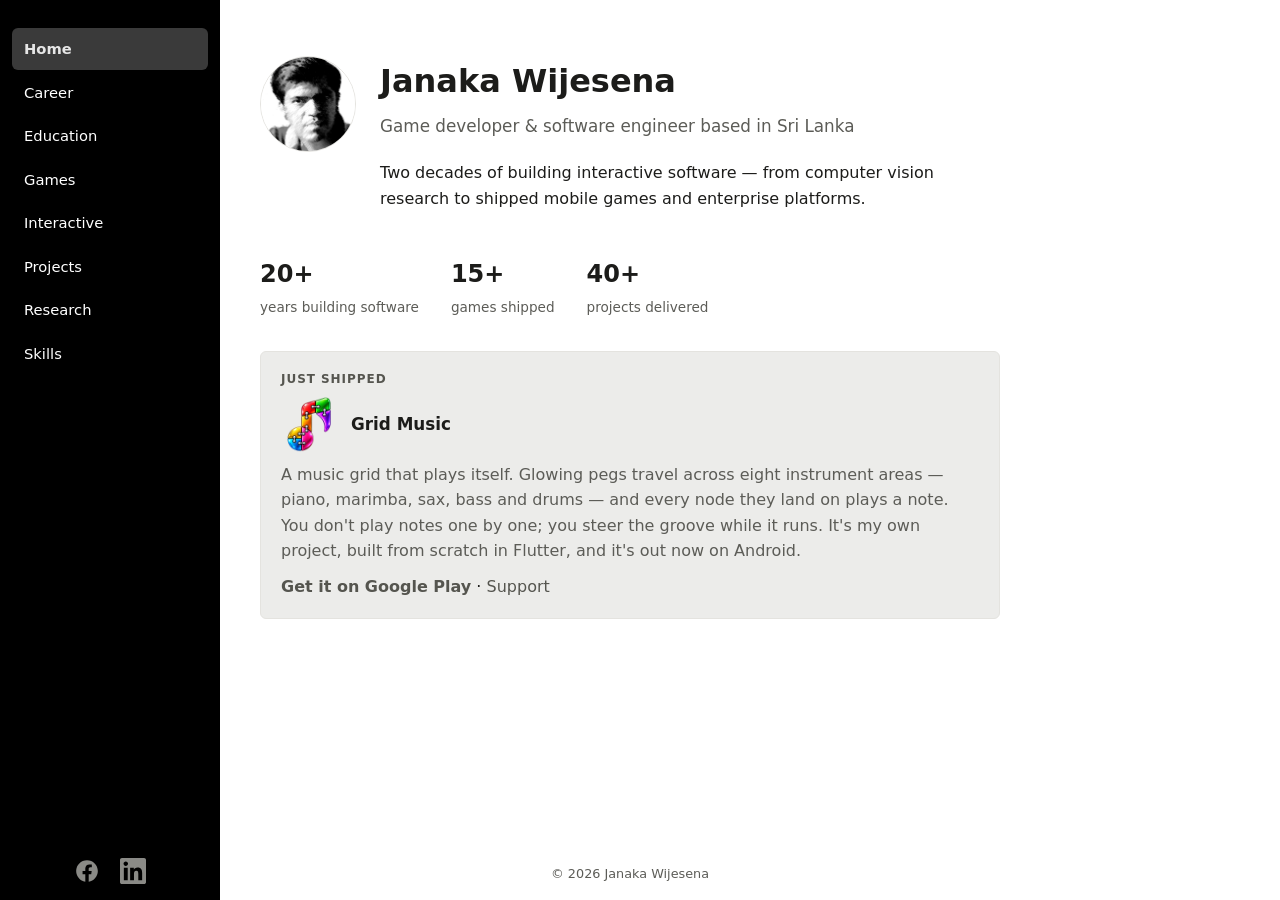
<file: index.html>
<!doctype html>
<html lang="en">
<head>
<meta charset="UTF-8">
<meta name="viewport" content="width=device-width, initial-scale=1">
<title>Janaka Wijesena — Game Developer &amp; Software Engineer</title>
<meta name="description" content="Janaka Wijesena — game developer and software engineer based in Sri Lanka, building interactive software for over two decades: mobile games, enterprise platforms, and computer vision research.">
<link rel="canonical" href="https://wijesena.net/">
<meta property="og:type" content="website">
<meta property="og:title" content="Janaka Wijesena — Game Developer & Software Engineer">
<meta property="og:description" content="Game developer and software engineer based in Sri Lanka, building interactive software for over two decades: mobile games, enterprise platforms, and computer vision research.">
<meta property="og:url" content="https://wijesena.net/">
<meta property="og:image" content="https://wijesena.net/assets/profile.png">
<meta name="twitter:card" content="summary">
<meta name="twitter:title" content="Janaka Wijesena — Game Developer & Software Engineer">
<meta name="twitter:description" content="Game developer and software engineer based in Sri Lanka, building interactive software for over two decades.">
<meta name="twitter:image" content="https://wijesena.net/assets/profile.png">
<link rel="icon" type="image/png" href="assets/eyeborg_eye_250.png">
<link rel="stylesheet" href="assets/style.css">
<script type="application/ld+json">
{
  "@context": "https://schema.org",
  "@type": "Person",
  "name": "Janaka Wijesena",
  "alternateName": "Janaka Prasad Wijesena",
  "jobTitle": "Game Developer & Software Engineer",
  "url": "https://wijesena.net/",
  "image": "https://wijesena.net/assets/profile.png",
  "sameAs": [
    "https://www.facebook.com/wijesena/",
    "https://www.linkedin.com/in/janaka-wijesena-46b5275/"
  ],
  "address": { "@type": "PostalAddress", "addressCountry": "LK" }
}
</script>
</head>
<body>
<div class="layout">
  <aside class="sidebar">
    <nav class="sidenav">
      <a href="index.html" class="active">Home</a>
      <a href="career.html">Career</a>
      <a href="education.html">Education</a>
      <a href="games.html">Games</a>
      <a href="interactive.html">Interactive</a>
      <a href="projects.html">Projects</a>
      <a href="research.html">Research</a>
      <a href="skills.html">Skills</a>
    </nav>

    <div class="social-links">
      <a href="https://www.facebook.com/wijesena/" target="_blank" rel="noopener" aria-label="Facebook"><svg viewBox="0 0 24 24"><path d="M22 12c0-5.523-4.477-10-10-10S2 6.477 2 12c0 4.991 3.657 9.128 8.438 9.878v-6.987h-2.54V12h2.54V9.797c0-2.506 1.492-3.89 3.777-3.89 1.094 0 2.238.195 2.238.195v2.46h-1.26c-1.243 0-1.63.771-1.63 1.562V12h2.773l-.443 2.89h-2.33v6.987C18.343 21.128 22 16.991 22 12z"/></svg></a>
      <a href="https://www.linkedin.com/in/janaka-wijesena-46b5275/" target="_blank" rel="noopener" aria-label="LinkedIn"><svg viewBox="0 0 24 24"><path d="M20.447 20.452h-3.554v-5.569c0-1.328-.027-3.037-1.852-3.037-1.853 0-2.136 1.445-2.136 2.939v5.667H9.351V9h3.414v1.561h.046c.477-.9 1.637-1.85 3.37-1.85 3.601 0 4.267 2.37 4.267 5.455v6.286zM5.337 7.433c-1.144 0-2.063-.926-2.063-2.065 0-1.138.92-2.063 2.063-2.063 1.14 0 2.064.925 2.064 2.063 0 1.139-.925 2.065-2.064 2.065zm1.782 13.019H3.555V9h3.564v11.452zM22.225 0H1.771C.792 0 0 .774 0 1.729v20.542C0 23.227.792 24 1.771 24h20.451C23.2 24 24 23.227 24 22.271V1.729C24 .774 23.2 0 22.222 0h.003z"/></svg></a>
    </div>
  </aside>

  <main>
    <div class="hero">
      <img class="avatar" src="assets/profile.png" alt="Janaka Wijesena">
      <div>
        <h1>Janaka Wijesena</h1>
        <p class="tagline">Game developer &amp; software engineer based in Sri Lanka</p>
        <p class="lede">Two decades of building interactive software — from computer vision research to shipped mobile games and enterprise platforms.</p>
      </div>
    </div>

    <div class="stats">
      <div class="stat"><b>20+</b><span>years building software</span></div>
      <div class="stat"><b>15+</b><span>games shipped</span></div>
      <div class="stat"><b>40+</b><span>projects delivered</span></div>
    </div>

    <div class="highlight">
      <div class="label">Just shipped</div>
      <div style="display:flex; gap:14px; align-items:center; margin-top:8px;">
        <img src="gridmusic/icon.png" alt="Grid Music app icon" width="56" style="height:auto; flex-shrink:0;">
        <h3 style="margin:0;">Grid Music</h3>
      </div>
      <p style="margin:10px 0 0; color:var(--text-dim);">A music grid that plays itself. Glowing pegs travel across eight instrument areas — piano, marimba, sax, bass and drums — and every node they land on plays a note. You don't play notes one by one; you steer the groove while it runs. It's my own project, built from scratch in Flutter, and it's out now on Android.</p>
      <p style="margin:10px 0 0;"><a href="https://play.google.com/store/apps/details?id=net.wijesena.gridmusic" target="_blank" rel="noopener"><b>Get it on Google Play</b></a> · <a href="gridmusic/">Support</a></p>
    </div>

    <footer>© 2026 Janaka Wijesena</footer>
  </main>
</div>
</body>
</html>
</file>
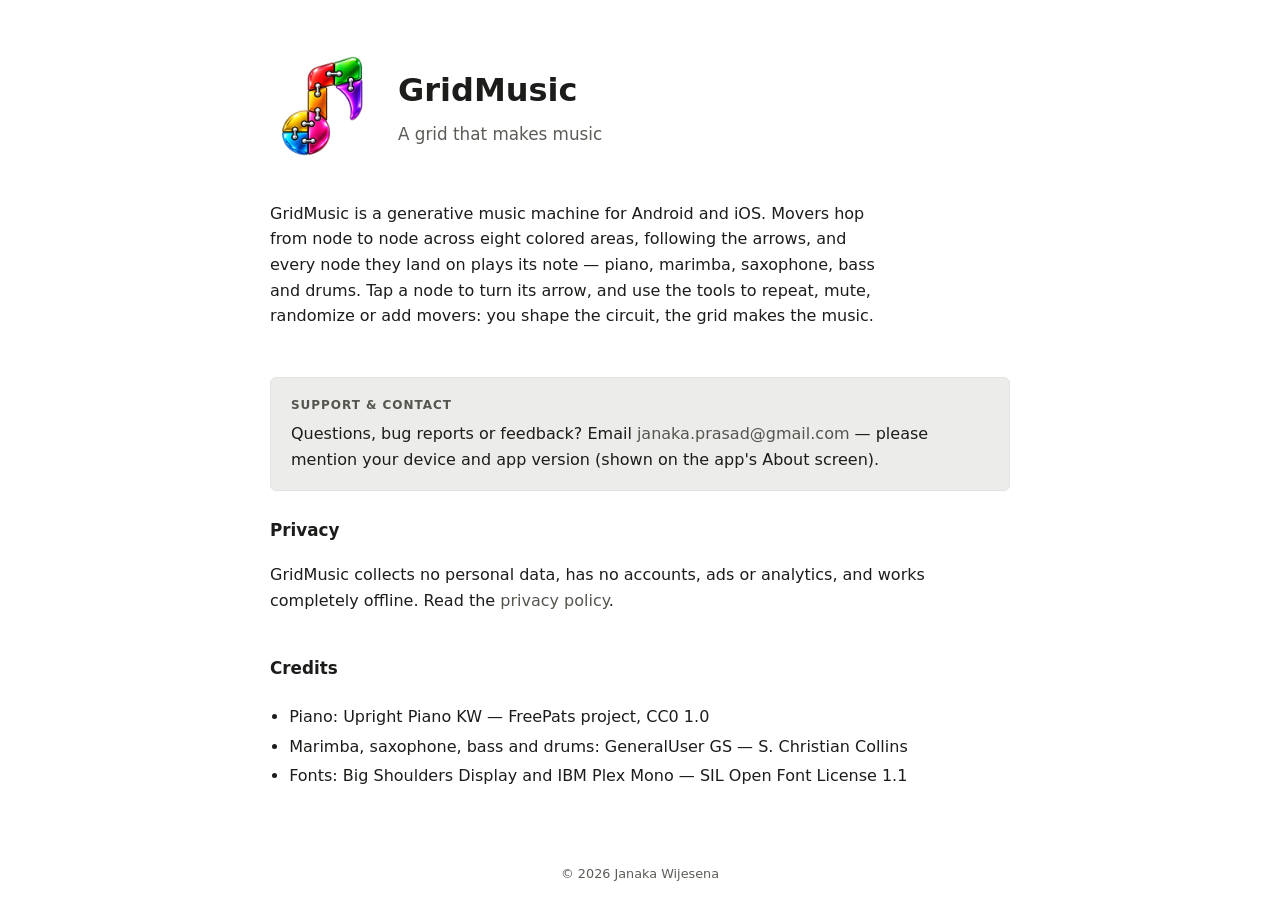
<file: gridmusic/index.html>
<!doctype html>
<html lang="en">
<head>
<meta charset="UTF-8">
<meta name="viewport" content="width=device-width, initial-scale=1">
<title>GridMusic — Janaka Wijesena</title>
<meta name="description" content="GridMusic is a generative music app: movers hop across a grid of colored areas and every node they land on plays a note. Support and contact.">
<link rel="canonical" href="https://wijesena.net/gridmusic/">
<meta property="og:type" content="website">
<meta property="og:title" content="GridMusic — Janaka Wijesena">
<meta property="og:description" content="GridMusic is a generative music app: movers hop across a grid of colored areas and every node they land on plays a note. Support and contact.">
<meta property="og:url" content="https://wijesena.net/gridmusic/">
<meta property="og:image" content="https://wijesena.net/gridmusic/icon.png">
<meta name="twitter:card" content="summary">
<meta name="twitter:title" content="GridMusic — Janaka Wijesena">
<meta name="twitter:description" content="GridMusic is a generative music app: movers hop across a grid of colored areas and every node they land on plays a note. Support and contact.">
<meta name="twitter:image" content="https://wijesena.net/gridmusic/icon.png">
<link rel="icon" type="image/png" href="icon.png">
<link rel="stylesheet" href="../assets/style.css">
<style>
  .app-hero{display:flex; gap:24px; align-items:center; margin-bottom:28px;}
  .app-hero img{width:104px; height:auto; flex-shrink:0;}
  .app-hero h1{margin:0 0 4px;}
  .app-hero .tagline{margin:0;}
  main h3{margin-top:26px;}
  main ul{padding-left:1.2em;}
  main li{margin:4px 0;}
  .effective{color:var(--text-dim); font-size:0.88rem; margin:-18px 0 24px;}
  main.standalone{margin:0 auto;}
  .crumbs{font-size:0.85rem; margin-bottom:22px;}
  @media (max-width:760px){ .app-hero{flex-direction:column; text-align:center;} }
</style>
</head>
<body>
<div class="layout">
  <main class="standalone">
    <div class="app-hero">
      <img src="icon.png" alt="GridMusic app icon">
      <div>
        <h1>GridMusic</h1>
        <p class="tagline">A grid that makes music</p>
      </div>
    </div>

    <p class="lede">GridMusic is a generative music machine for Android and iOS. Movers hop from node to node across eight colored areas, following the arrows, and every node they land on plays its note — piano, marimba, saxophone, bass and drums. Tap a node to turn its arrow, and use the tools to repeat, mute, randomize or add movers: you shape the circuit, the grid makes the music.</p>

    <div class="highlight">
      <div class="label">Support &amp; contact</div>
      <p style="margin:6px 0 0;">Questions, bug reports or feedback? Email <span class="em" data-u="janaka.prasad" data-d="gmail.com">janaka.prasad [at] gmail [dot] com</span> — please mention your device and app version (shown on the app's About screen).</p>
    </div>

    <h3>Privacy</h3>
    <p>GridMusic collects no personal data, has no accounts, ads or analytics, and works completely offline. Read the <a href="privacy.html">privacy policy</a>.</p>

    <h3>Credits</h3>
    <ul>
      <li>Piano: Upright Piano KW — FreePats project, CC0 1.0</li>
      <li>Marimba, saxophone, bass and drums: GeneralUser GS — S. Christian Collins</li>
      <li>Fonts: Big Shoulders Display and IBM Plex Mono — SIL Open Font License 1.1</li>
    </ul>

    <footer>© 2026 Janaka Wijesena</footer>
  </main>
</div>
<script>
  // Build the email link in the browser so the full address never appears
  // in the page source, where spam crawlers harvest it.
  document.querySelectorAll(".em").forEach(function (el) {
    var a = document.createElement("a");
    var addr = el.dataset.u + "@" + el.dataset.d;
    a.href = "mai" + "lto:" + addr;
    a.textContent = addr;
    el.replaceWith(a);
  });
</script>
</body>
</html>
</file>
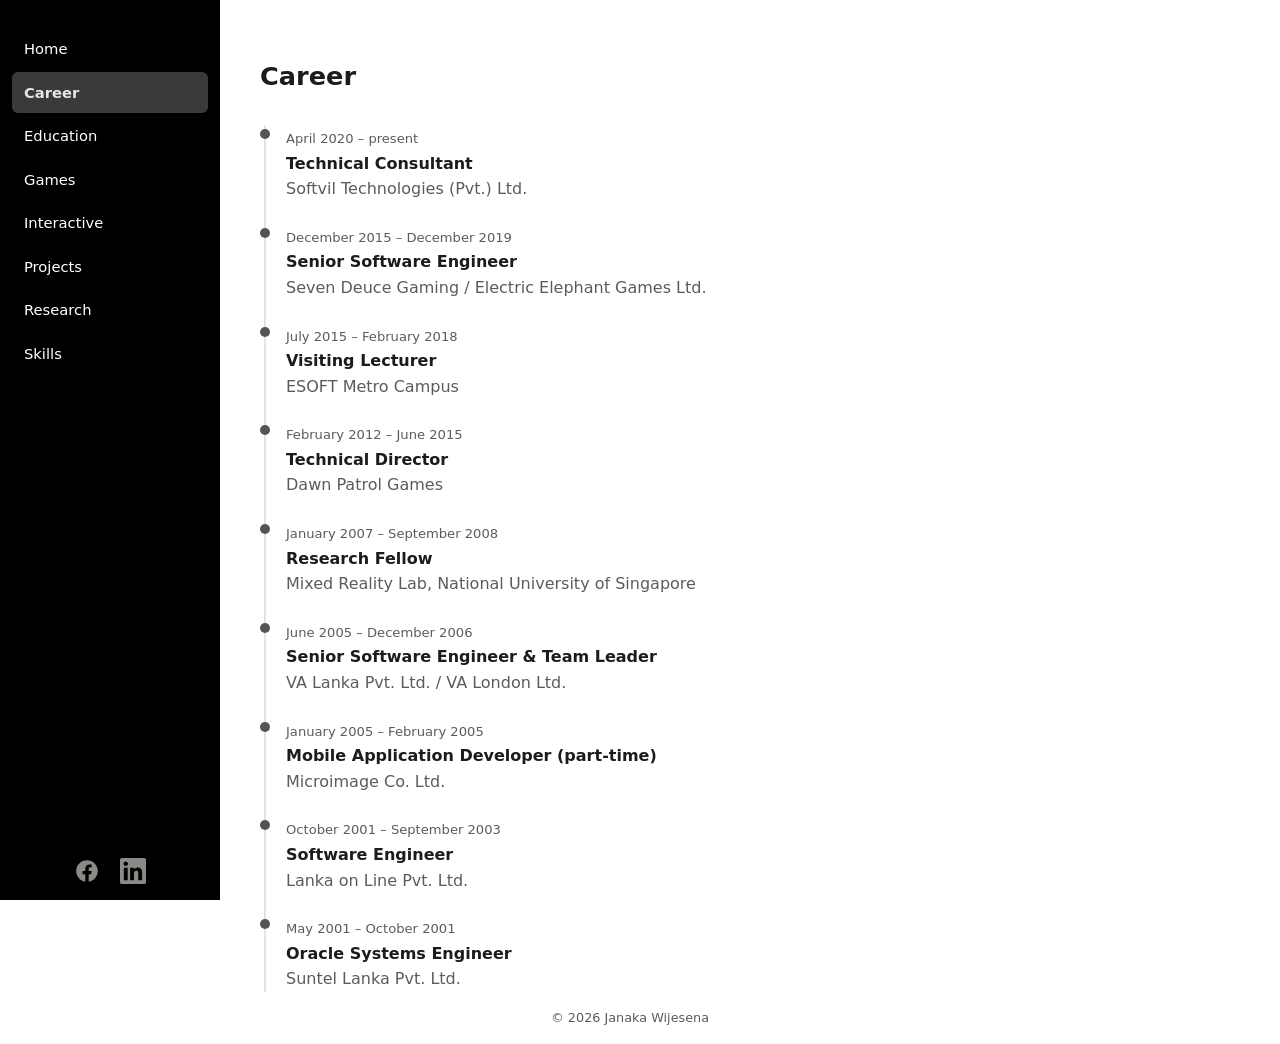
<file: career.html>
<!doctype html>
<html lang="en">
<head>
<meta charset="UTF-8">
<meta name="viewport" content="width=device-width, initial-scale=1">
<title>Career — Janaka Wijesena</title>
<meta name="description" content="Career history of Janaka Wijesena — software engineer and game developer roles spanning Softvil Technologies, Electric Elephant Games, Dawn Patrol Games, and the Mixed Reality Lab in Singapore.">
<link rel="canonical" href="https://wijesena.net/career.html">
<meta property="og:type" content="website">
<meta property="og:title" content="Career — Janaka Wijesena">
<meta property="og:description" content="Career history of Janaka Wijesena — software engineer and game developer roles spanning Softvil Technologies, Electric Elephant Games, Dawn Patrol Games, and the Mixed Reality Lab in Singapore.">
<meta property="og:url" content="https://wijesena.net/career.html">
<meta property="og:image" content="https://wijesena.net/assets/profile.png">
<meta name="twitter:card" content="summary">
<meta name="twitter:title" content="Career — Janaka Wijesena">
<meta name="twitter:description" content="Career history of Janaka Wijesena — software engineer and game developer.">
<meta name="twitter:image" content="https://wijesena.net/assets/profile.png">
<link rel="icon" type="image/png" href="assets/eyeborg_eye_250.png">
<link rel="stylesheet" href="assets/style.css">
</head>
<body>
<div class="layout">
  <aside class="sidebar">
    <nav class="sidenav">
      <a href="index.html">Home</a>
      <a href="career.html" class="active">Career</a>
      <a href="education.html">Education</a>
      <a href="games.html">Games</a>
      <a href="interactive.html">Interactive</a>
      <a href="projects.html">Projects</a>
      <a href="research.html">Research</a>
      <a href="skills.html">Skills</a>
    </nav>

    <div class="social-links">
      <a href="https://www.facebook.com/wijesena/" target="_blank" rel="noopener" aria-label="Facebook"><svg viewBox="0 0 24 24"><path d="M22 12c0-5.523-4.477-10-10-10S2 6.477 2 12c0 4.991 3.657 9.128 8.438 9.878v-6.987h-2.54V12h2.54V9.797c0-2.506 1.492-3.89 3.777-3.89 1.094 0 2.238.195 2.238.195v2.46h-1.26c-1.243 0-1.63.771-1.63 1.562V12h2.773l-.443 2.89h-2.33v6.987C18.343 21.128 22 16.991 22 12z"/></svg></a>
      <a href="https://www.linkedin.com/in/janaka-wijesena-46b5275/" target="_blank" rel="noopener" aria-label="LinkedIn"><svg viewBox="0 0 24 24"><path d="M20.447 20.452h-3.554v-5.569c0-1.328-.027-3.037-1.852-3.037-1.853 0-2.136 1.445-2.136 2.939v5.667H9.351V9h3.414v1.561h.046c.477-.9 1.637-1.85 3.37-1.85 3.601 0 4.267 2.37 4.267 5.455v6.286zM5.337 7.433c-1.144 0-2.063-.926-2.063-2.065 0-1.138.92-2.063 2.063-2.063 1.14 0 2.064.925 2.064 2.063 0 1.139-.925 2.065-2.064 2.065zm1.782 13.019H3.555V9h3.564v11.452zM22.225 0H1.771C.792 0 0 .774 0 1.729v20.542C0 23.227.792 24 1.771 24h20.451C23.2 24 24 23.227 24 22.271V1.729C24 .774 23.2 0 22.222 0h.003z"/></svg></a>
    </div>
  </aside>

  <main>
    <h1 class="page-title">Career</h1>

    <ul class="timeline">
      <li>
        <span class="role-date">April 2020 – present</span>
        <div class="role-title">Technical Consultant</div>
        <div class="role-org">Softvil Technologies (Pvt.) Ltd.</div>
      </li>
      <li>
        <span class="role-date">December 2015 – December 2019</span>
        <div class="role-title">Senior Software Engineer</div>
        <div class="role-org">Seven Deuce Gaming / Electric Elephant Games Ltd.</div>
      </li>
      <li>
        <span class="role-date">July 2015 – February 2018</span>
        <div class="role-title">Visiting Lecturer</div>
        <div class="role-org">ESOFT Metro Campus</div>
      </li>
      <li>
        <span class="role-date">February 2012 – June 2015</span>
        <div class="role-title">Technical Director</div>
        <div class="role-org">Dawn Patrol Games</div>
      </li>
      <li>
        <span class="role-date">January 2007 – September 2008</span>
        <div class="role-title">Research Fellow</div>
        <div class="role-org">Mixed Reality Lab, National University of Singapore</div>
      </li>
      <li>
        <span class="role-date">June 2005 – December 2006</span>
        <div class="role-title">Senior Software Engineer &amp; Team Leader</div>
        <div class="role-org">VA Lanka Pvt. Ltd. / VA London Ltd.</div>
      </li>
      <li>
        <span class="role-date">January 2005 – February 2005</span>
        <div class="role-title">Mobile Application Developer (part-time)</div>
        <div class="role-org">Microimage Co. Ltd.</div>
      </li>
      <li>
        <span class="role-date">October 2001 – September 2003</span>
        <div class="role-title">Software Engineer</div>
        <div class="role-org">Lanka on Line Pvt. Ltd.</div>
      </li>
      <li>
        <span class="role-date">May 2001 – October 2001</span>
        <div class="role-title">Oracle Systems Engineer</div>
        <div class="role-org">Suntel Lanka Pvt. Ltd.</div>
      </li>
    </ul>

    <footer>© 2026 Janaka Wijesena</footer>
  </main>
</div>
</body>
</html>
</file>
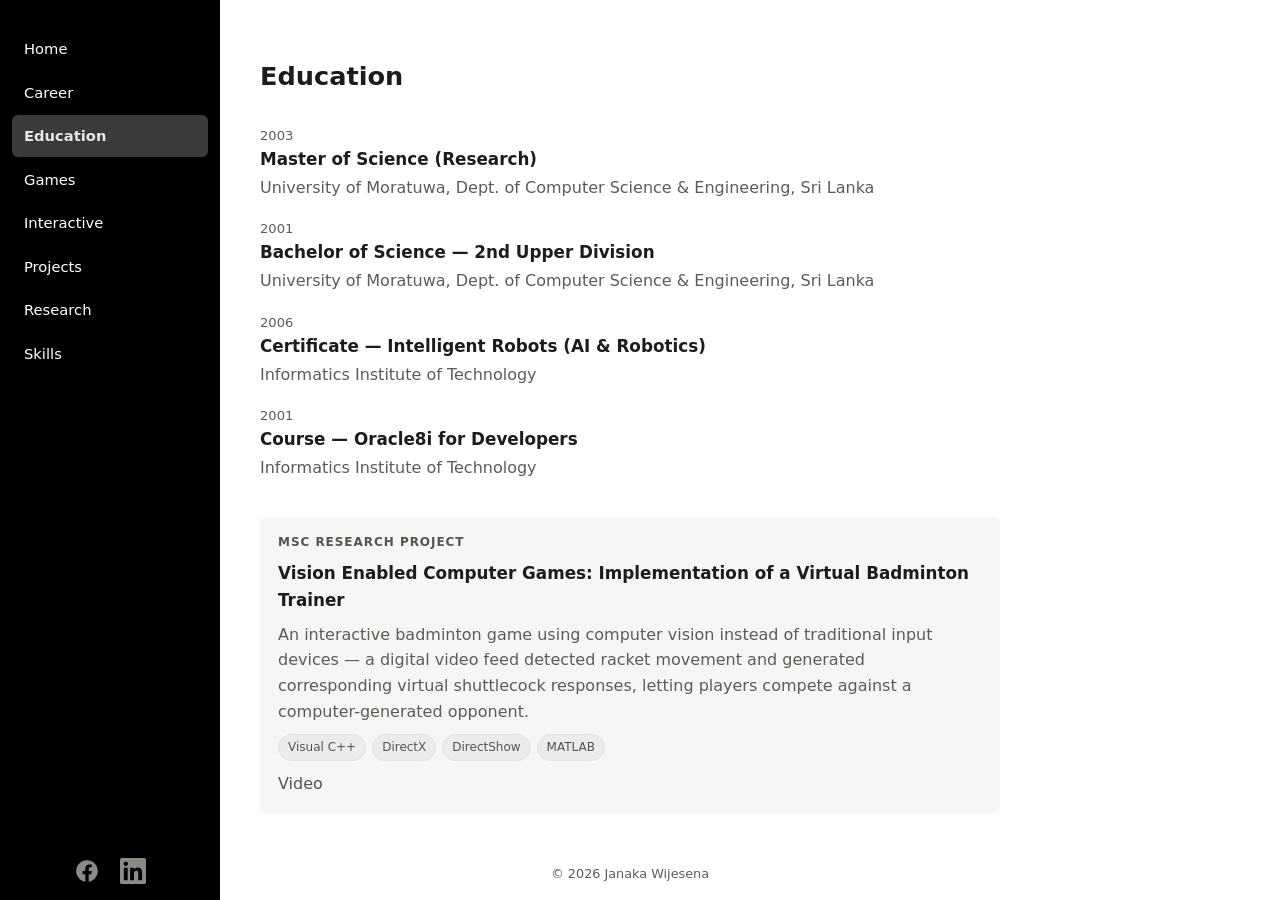
<file: education.html>
<!doctype html>
<html lang="en">
<head>
<meta charset="UTF-8">
<meta name="viewport" content="width=device-width, initial-scale=1">
<title>Education — Janaka Wijesena</title>
<meta name="description" content="Education background of Janaka Wijesena — MSc and BSc in Computer Science & Engineering from the University of Moratuwa, plus his MSc research project on vision-based gaming.">
<link rel="canonical" href="https://wijesena.net/education.html">
<meta property="og:type" content="website">
<meta property="og:title" content="Education — Janaka Wijesena">
<meta property="og:description" content="Education background of Janaka Wijesena — MSc and BSc in Computer Science & Engineering from the University of Moratuwa, plus his MSc research project on vision-based gaming.">
<meta property="og:url" content="https://wijesena.net/education.html">
<meta property="og:image" content="https://wijesena.net/assets/profile.png">
<meta name="twitter:card" content="summary">
<meta name="twitter:title" content="Education — Janaka Wijesena">
<meta name="twitter:description" content="Education background of Janaka Wijesena, University of Moratuwa.">
<meta name="twitter:image" content="https://wijesena.net/assets/profile.png">
<link rel="icon" type="image/png" href="assets/eyeborg_eye_250.png">
<link rel="stylesheet" href="assets/style.css">
</head>
<body>
<div class="layout">
  <aside class="sidebar">
    <nav class="sidenav">
      <a href="index.html">Home</a>
      <a href="career.html">Career</a>
      <a href="education.html" class="active">Education</a>
      <a href="games.html">Games</a>
      <a href="interactive.html">Interactive</a>
      <a href="projects.html">Projects</a>
      <a href="research.html">Research</a>
      <a href="skills.html">Skills</a>
    </nav>

    <div class="social-links">
      <a href="https://www.facebook.com/wijesena/" target="_blank" rel="noopener" aria-label="Facebook"><svg viewBox="0 0 24 24"><path d="M22 12c0-5.523-4.477-10-10-10S2 6.477 2 12c0 4.991 3.657 9.128 8.438 9.878v-6.987h-2.54V12h2.54V9.797c0-2.506 1.492-3.89 3.777-3.89 1.094 0 2.238.195 2.238.195v2.46h-1.26c-1.243 0-1.63.771-1.63 1.562V12h2.773l-.443 2.89h-2.33v6.987C18.343 21.128 22 16.991 22 12z"/></svg></a>
      <a href="https://www.linkedin.com/in/janaka-wijesena-46b5275/" target="_blank" rel="noopener" aria-label="LinkedIn"><svg viewBox="0 0 24 24"><path d="M20.447 20.452h-3.554v-5.569c0-1.328-.027-3.037-1.852-3.037-1.853 0-2.136 1.445-2.136 2.939v5.667H9.351V9h3.414v1.561h.046c.477-.9 1.637-1.85 3.37-1.85 3.601 0 4.267 2.37 4.267 5.455v6.286zM5.337 7.433c-1.144 0-2.063-.926-2.063-2.065 0-1.138.92-2.063 2.063-2.063 1.14 0 2.064.925 2.064 2.063 0 1.139-.925 2.065-2.064 2.065zm1.782 13.019H3.555V9h3.564v11.452zM22.225 0H1.771C.792 0 0 .774 0 1.729v20.542C0 23.227.792 24 1.771 24h20.451C23.2 24 24 23.227 24 22.271V1.729C24 .774 23.2 0 22.222 0h.003z"/></svg></a>
    </div>
  </aside>

  <main>
    <h1 class="page-title">Education</h1>

    <div class="edu-item">
      <span class="role-date">2003</span>
      <h3>Master of Science (Research)</h3>
      <div class="role-org">University of Moratuwa, Dept. of Computer Science &amp; Engineering, Sri Lanka</div>
    </div>

    <div class="edu-item">
      <span class="role-date">2001</span>
      <h3>Bachelor of Science — 2nd Upper Division</h3>
      <div class="role-org">University of Moratuwa, Dept. of Computer Science &amp; Engineering, Sri Lanka</div>
    </div>

    <div class="edu-item">
      <span class="role-date">2006</span>
      <h3>Certificate — Intelligent Robots (AI &amp; Robotics)</h3>
      <div class="role-org">Informatics Institute of Technology</div>
    </div>

    <div class="edu-item">
      <span class="role-date">2001</span>
      <h3>Course — Oracle8i for Developers</h3>
      <div class="role-org">Informatics Institute of Technology</div>
    </div>

    <div class="research-card">
      <div class="label" style="color:var(--accent); font-size:0.75rem; text-transform:uppercase; letter-spacing:0.08em; font-weight:600;">MSc Research Project</div>
      <h3 style="margin-top:8px;">Vision Enabled Computer Games: Implementation of a Virtual Badminton Trainer</h3>
      <p style="color:var(--text-dim); margin:8px 0 0;">An interactive badminton game using computer vision instead of traditional input devices — a digital video feed detected racket movement and generated corresponding virtual shuttlecock responses, letting players compete against a computer-generated opponent.</p>
      <div class="tags">
        <span class="tag">Visual C++</span>
        <span class="tag">DirectX</span>
        <span class="tag">DirectShow</span>
        <span class="tag">MATLAB</span>
      </div>
      <div class="links" style="margin-top:10px;"><a href="https://www.youtube.com/watch?v=VIfqIWWDPpo" target="_blank" rel="noopener">Video</a></div>
    </div>

    <footer>© 2026 Janaka Wijesena</footer>
  </main>
</div>
</body>
</html>
</file>
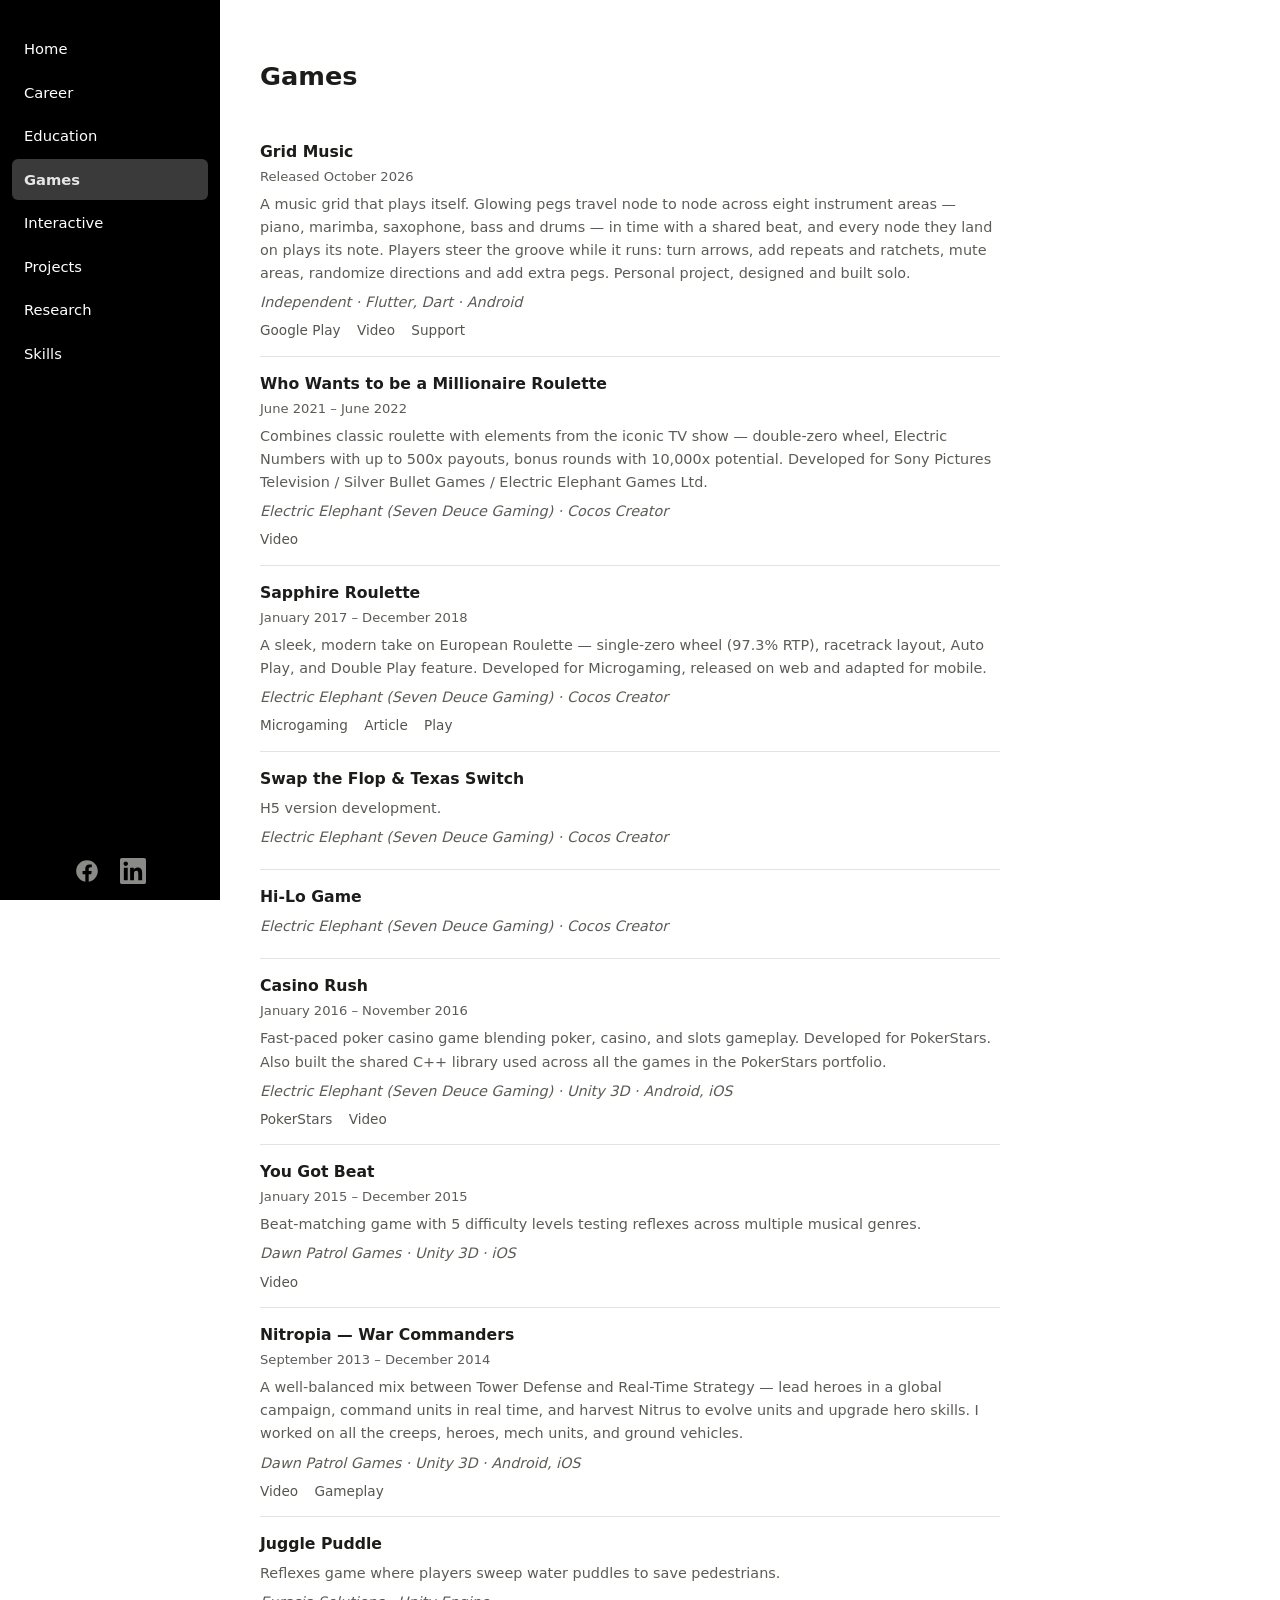
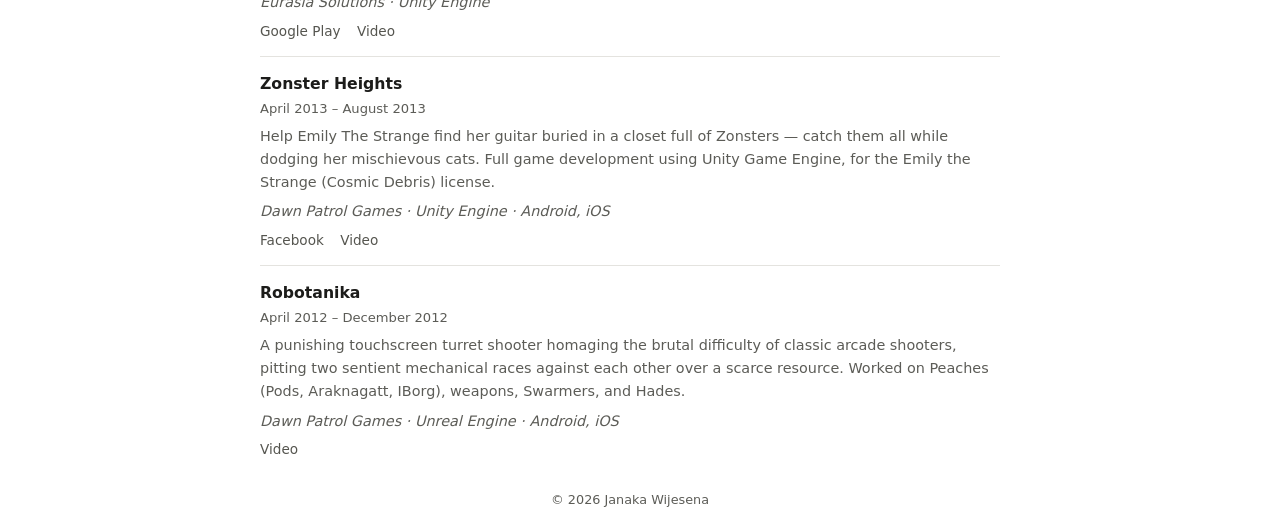
<file: games.html>
<!doctype html>
<html lang="en">
<head>
<meta charset="UTF-8">
<meta name="viewport" content="width=device-width, initial-scale=1">
<title>Games — Janaka Wijesena</title>
<meta name="description" content="Games developed by Janaka Wijesena, including Grid Music, Who Wants To Be a Millionaire Roulette, Sapphire Roulette, Casino Rush, Nitropia - War Commanders, Zonster Heights, and Robotanika.">
<link rel="canonical" href="https://wijesena.net/games.html">
<meta property="og:type" content="website">
<meta property="og:title" content="Games — Janaka Wijesena">
<meta property="og:description" content="Games developed by Janaka Wijesena, including Grid Music, Who Wants To Be a Millionaire Roulette, Sapphire Roulette, Casino Rush, Nitropia - War Commanders, Zonster Heights, and Robotanika.">
<meta property="og:url" content="https://wijesena.net/games.html">
<meta property="og:image" content="https://wijesena.net/assets/profile.png">
<meta name="twitter:card" content="summary">
<meta name="twitter:title" content="Games — Janaka Wijesena">
<meta name="twitter:description" content="Games developed by Janaka Wijesena across Electric Elephant, Dawn Patrol Games, and Eurasia Solutions.">
<meta name="twitter:image" content="https://wijesena.net/assets/profile.png">
<link rel="icon" type="image/png" href="assets/eyeborg_eye_250.png">
<link rel="stylesheet" href="assets/style.css">
<style>
  .proj-meta{font-size:0.85rem; color:var(--text-dim); font-style:italic; margin:4px 0;}
</style>
</head>
<body>
<div class="layout">
  <aside class="sidebar">
    <nav class="sidenav">
      <a href="index.html">Home</a>
      <a href="career.html">Career</a>
      <a href="education.html">Education</a>
      <a href="games.html" class="active">Games</a>
      <a href="interactive.html">Interactive</a>
      <a href="projects.html">Projects</a>
      <a href="research.html">Research</a>
      <a href="skills.html">Skills</a>
    </nav>

    <div class="social-links">
      <a href="https://www.facebook.com/wijesena/" target="_blank" rel="noopener" aria-label="Facebook"><svg viewBox="0 0 24 24"><path d="M22 12c0-5.523-4.477-10-10-10S2 6.477 2 12c0 4.991 3.657 9.128 8.438 9.878v-6.987h-2.54V12h2.54V9.797c0-2.506 1.492-3.89 3.777-3.89 1.094 0 2.238.195 2.238.195v2.46h-1.26c-1.243 0-1.63.771-1.63 1.562V12h2.773l-.443 2.89h-2.33v6.987C18.343 21.128 22 16.991 22 12z"/></svg></a>
      <a href="https://www.linkedin.com/in/janaka-wijesena-46b5275/" target="_blank" rel="noopener" aria-label="LinkedIn"><svg viewBox="0 0 24 24"><path d="M20.447 20.452h-3.554v-5.569c0-1.328-.027-3.037-1.852-3.037-1.853 0-2.136 1.445-2.136 2.939v5.667H9.351V9h3.414v1.561h.046c.477-.9 1.637-1.85 3.37-1.85 3.601 0 4.267 2.37 4.267 5.455v6.286zM5.337 7.433c-1.144 0-2.063-.926-2.063-2.065 0-1.138.92-2.063 2.063-2.063 1.14 0 2.064.925 2.064 2.063 0 1.139-.925 2.065-2.064 2.065zm1.782 13.019H3.555V9h3.564v11.452zM22.225 0H1.771C.792 0 0 .774 0 1.729v20.542C0 23.227.792 24 1.771 24h20.451C23.2 24 24 23.227 24 22.271V1.729C24 .774 23.2 0 22.222 0h.003z"/></svg></a>
    </div>
  </aside>

  <main>
    <h1 class="page-title">Games</h1>

    <div class="proj-list" style="padding:0;">
      <div class="proj">
        <h4>Grid Music</h4>
        <span class="role-date">Released October 2026</span>
        <p>A music grid that plays itself. Glowing pegs travel node to node across eight instrument areas — piano, marimba, saxophone, bass and drums — in time with a shared beat, and every node they land on plays its note. Players steer the groove while it runs: turn arrows, add repeats and ratchets, mute areas, randomize directions and add extra pegs. Personal project, designed and built solo.</p>
        <p class="proj-meta">Independent · Flutter, Dart · Android</p>
        <div class="links">
          <a href="https://play.google.com/store/apps/details?id=net.wijesena.gridmusic" target="_blank" rel="noopener">Google Play</a>
          <a href="https://www.youtube.com/watch?v=cHU7dr5x22M" target="_blank" rel="noopener">Video</a>
          <a href="gridmusic/">Support</a>
        </div>
      </div>
      <div class="proj">
        <h4>Who Wants to be a Millionaire Roulette</h4>
        <span class="role-date">June 2021 – June 2022</span>
        <p>Combines classic roulette with elements from the iconic TV show — double-zero wheel, Electric Numbers with up to 500x payouts, bonus rounds with 10,000x potential. Developed for Sony Pictures Television / Silver Bullet Games / Electric Elephant Games Ltd.</p>
        <p class="proj-meta">Electric Elephant (Seven Deuce Gaming) · Cocos Creator</p>
        <div class="links"><a href="https://drive.google.com/file/d/1HYVrNp-ZijT5g1Hk7DjzlJ9eF-JH3qY3/view" target="_blank" rel="noopener">Video</a></div>
      </div>
      <div class="proj">
        <h4>Sapphire Roulette</h4>
        <span class="role-date">January 2017 – December 2018</span>
        <p>A sleek, modern take on European Roulette — single-zero wheel (97.3% RTP), racetrack layout, Auto Play, and Double Play feature. Developed for Microgaming, released on web and adapted for mobile.</p>
        <p class="proj-meta">Electric Elephant (Seven Deuce Gaming) · Cocos Creator</p>
        <div class="links"><a href="https://microgaming.co.uk/" target="_blank" rel="noopener">Microgaming</a> <a href="https://www.online-casinos.com/roulette/sapphire/" target="_blank" rel="noopener">Article</a> <a href="https://slotcatalog.com/en/slots/Sapphire-Roulette" target="_blank" rel="noopener">Play</a></div>
      </div>
      <div class="proj">
        <h4>Swap the Flop &amp; Texas Switch</h4>
        <p>H5 version development.</p>
        <p class="proj-meta">Electric Elephant (Seven Deuce Gaming) · Cocos Creator</p>
      </div>
      <div class="proj">
        <h4>Hi-Lo Game</h4>
        <p class="proj-meta">Electric Elephant (Seven Deuce Gaming) · Cocos Creator</p>
      </div>
      <div class="proj">
        <h4>Casino Rush</h4>
        <span class="role-date">January 2016 – November 2016</span>
        <p>Fast-paced poker casino game blending poker, casino, and slots gameplay. Developed for PokerStars. Also built the shared C++ library used across all the games in the PokerStars portfolio.</p>
        <p class="proj-meta">Electric Elephant (Seven Deuce Gaming) · Unity 3D · Android, iOS</p>
        <div class="links">
          <a href="https://www.pokerstars.com/" target="_blank" rel="noopener">PokerStars</a>
          <a href="https://drive.google.com/file/d/1wL2Cf85D_BKFjSh16X24f-04HKB6M47x/view?usp=drive_link" target="_blank" rel="noopener">Video</a>
        </div>
      </div>
      <div class="proj">
        <h4>You Got Beat</h4>
        <span class="role-date">January 2015 – December 2015</span>
        <p>Beat-matching game with 5 difficulty levels testing reflexes across multiple musical genres.</p>
        <p class="proj-meta">Dawn Patrol Games · Unity 3D · iOS</p>
        <div class="links"><a href="https://drive.google.com/file/d/1MqhtDg58EsDwbU3t8fktWrDiM4yP3XhX/view?usp=sharing" target="_blank" rel="noopener">Video</a></div>
      </div>
      <div class="proj">
        <h4>Nitropia — War Commanders</h4>
        <span class="role-date">September 2013 – December 2014</span>
        <p>A well-balanced mix between Tower Defense and Real-Time Strategy — lead heroes in a global campaign, command units in real time, and harvest Nitrus to evolve units and upgrade hero skills. I worked on all the creeps, heroes, mech units, and ground vehicles.</p>
        <p class="proj-meta">Dawn Patrol Games · Unity 3D · Android, iOS</p>
        <div class="links">
          <a href="https://www.youtube.com/watch?v=Lf0JW3fwQHE" target="_blank" rel="noopener">Video</a>
          <a href="https://www.youtube.com/watch?v=lP67gWqIIkw" target="_blank" rel="noopener">Gameplay</a>
        </div>
      </div>
      <div class="proj">
        <h4>Juggle Puddle</h4>
        <p>Reflexes game where players sweep water puddles to save pedestrians.</p>
        <p class="proj-meta">Eurasia Solutions · Unity Engine</p>
        <div class="links"><a href="https://play.google.com/store/apps/details?id=com.eurasiasolutions.jugglepuddle&hl=en" target="_blank" rel="noopener">Google Play</a> <a href="https://drive.google.com/file/d/1KnwUBpc1oToM7C-zB4h_bfB6IofPS4ZJ/view?usp=sharing" target="_blank" rel="noopener">Video</a></div>
      </div>
      <div class="proj">
        <h4>Zonster Heights</h4>
        <span class="role-date">April 2013 – August 2013</span>
        <p>Help Emily The Strange find her guitar buried in a closet full of Zonsters — catch them all while dodging her mischievous cats. Full game development using Unity Game Engine, for the Emily the Strange (Cosmic Debris) license.</p>
        <p class="proj-meta">Dawn Patrol Games · Unity Engine · Android, iOS</p>
        <div class="links">
          <a href="https://www.facebook.com/ZonsterHeights" target="_blank" rel="noopener">Facebook</a>
          <a href="https://drive.google.com/file/d/1DZxrslbO48v8jCx_8Iq5UDNVEUj-cXwn/view?usp=drive_link" target="_blank" rel="noopener">Video</a>
        </div>
      </div>
      <div class="proj">
        <h4>Robotanika</h4>
        <span class="role-date">April 2012 – December 2012</span>
        <p>A punishing touchscreen turret shooter homaging the brutal difficulty of classic arcade shooters, pitting two sentient mechanical races against each other over a scarce resource. Worked on Peaches (Pods, Araknagatt, IBorg), weapons, Swarmers, and Hades.</p>
        <p class="proj-meta">Dawn Patrol Games · Unreal Engine · Android, iOS</p>
        <div class="links">
          <a href="https://drive.google.com/file/d/1ZwI1qHkdtddSddKuDU58lD-t7q45RFhJ/view?usp=drive_link" target="_blank" rel="noopener">Video</a>
        </div>
      </div>
    </div>

    <footer>© 2026 Janaka Wijesena</footer>
  </main>
</div>
</body>
</html>
</file>
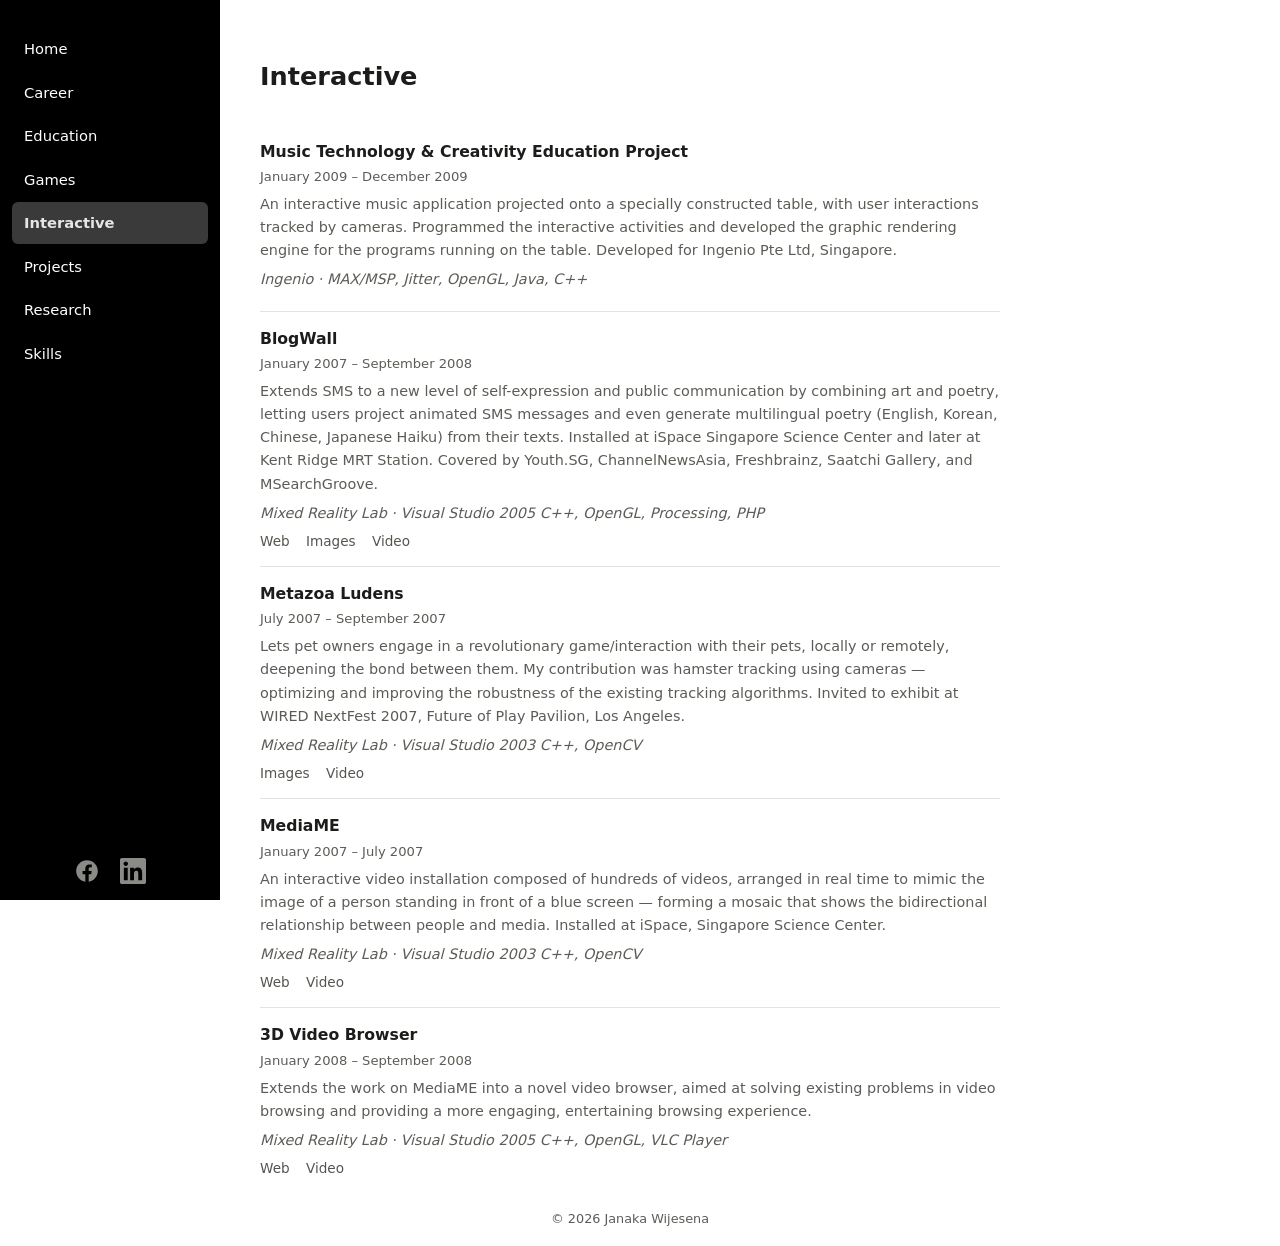
<file: interactive.html>
<!doctype html>
<html lang="en">
<head>
<meta charset="UTF-8">
<meta name="viewport" content="width=device-width, initial-scale=1">
<title>Interactive — Janaka Wijesena</title>
<meta name="description" content="Interactive research demos by Janaka Wijesena from Singapore's Mixed Reality Lab and Ingenio — BlogWall, Metazoa Ludens, MediaME, and 3D Video Browser.">
<link rel="canonical" href="https://wijesena.net/interactive.html">
<meta property="og:type" content="website">
<meta property="og:title" content="Interactive — Janaka Wijesena">
<meta property="og:description" content="Interactive research demos by Janaka Wijesena from Singapore's Mixed Reality Lab and Ingenio — BlogWall, Metazoa Ludens, MediaME, and 3D Video Browser.">
<meta property="og:url" content="https://wijesena.net/interactive.html">
<meta property="og:image" content="https://wijesena.net/assets/profile.png">
<meta name="twitter:card" content="summary">
<meta name="twitter:title" content="Interactive — Janaka Wijesena">
<meta name="twitter:description" content="Interactive research demos by Janaka Wijesena from the Mixed Reality Lab, Singapore.">
<meta name="twitter:image" content="https://wijesena.net/assets/profile.png">
<link rel="icon" type="image/png" href="assets/eyeborg_eye_250.png">
<link rel="stylesheet" href="assets/style.css">
<style>
  .proj-meta{font-size:0.85rem; color:var(--text-dim); font-style:italic; margin:4px 0;}
</style>
</head>
<body>
<div class="layout">
  <aside class="sidebar">
    <nav class="sidenav">
      <a href="index.html">Home</a>
      <a href="career.html">Career</a>
      <a href="education.html">Education</a>
      <a href="games.html">Games</a>
      <a href="interactive.html" class="active">Interactive</a>
      <a href="projects.html">Projects</a>
      <a href="research.html">Research</a>
      <a href="skills.html">Skills</a>
    </nav>

    <div class="social-links">
      <a href="https://www.facebook.com/wijesena/" target="_blank" rel="noopener" aria-label="Facebook"><svg viewBox="0 0 24 24"><path d="M22 12c0-5.523-4.477-10-10-10S2 6.477 2 12c0 4.991 3.657 9.128 8.438 9.878v-6.987h-2.54V12h2.54V9.797c0-2.506 1.492-3.89 3.777-3.89 1.094 0 2.238.195 2.238.195v2.46h-1.26c-1.243 0-1.63.771-1.63 1.562V12h2.773l-.443 2.89h-2.33v6.987C18.343 21.128 22 16.991 22 12z"/></svg></a>
      <a href="https://www.linkedin.com/in/janaka-wijesena-46b5275/" target="_blank" rel="noopener" aria-label="LinkedIn"><svg viewBox="0 0 24 24"><path d="M20.447 20.452h-3.554v-5.569c0-1.328-.027-3.037-1.852-3.037-1.853 0-2.136 1.445-2.136 2.939v5.667H9.351V9h3.414v1.561h.046c.477-.9 1.637-1.85 3.37-1.85 3.601 0 4.267 2.37 4.267 5.455v6.286zM5.337 7.433c-1.144 0-2.063-.926-2.063-2.065 0-1.138.92-2.063 2.063-2.063 1.14 0 2.064.925 2.064 2.063 0 1.139-.925 2.065-2.064 2.065zm1.782 13.019H3.555V9h3.564v11.452zM22.225 0H1.771C.792 0 0 .774 0 1.729v20.542C0 23.227.792 24 1.771 24h20.451C23.2 24 24 23.227 24 22.271V1.729C24 .774 23.2 0 22.222 0h.003z"/></svg></a>
    </div>
  </aside>

  <main>
    <h1 class="page-title">Interactive</h1>

    <div class="proj-list" style="padding:0;">
      <div class="proj">
        <h4>Music Technology &amp; Creativity Education Project</h4>
        <span class="role-date">January 2009 – December 2009</span>
        <p>An interactive music application projected onto a specially constructed table, with user interactions tracked by cameras. Programmed the interactive activities and developed the graphic rendering engine for the programs running on the table. Developed for Ingenio Pte Ltd, Singapore.</p>
        <p class="proj-meta">Ingenio · MAX/MSP, Jitter, OpenGL, Java, C++</p>
      </div>
      <div class="proj">
        <h4>BlogWall</h4>
        <span class="role-date">January 2007 – September 2008</span>
        <p>Extends SMS to a new level of self-expression and public communication by combining art and poetry, letting users project animated SMS messages and even generate multilingual poetry (English, Korean, Chinese, Japanese Haiku) from their texts. Installed at iSpace Singapore Science Center and later at Kent Ridge MRT Station. Covered by Youth.SG, ChannelNewsAsia, Freshbrainz, Saatchi Gallery, and MSearchGroove.</p>
        <p class="proj-meta">Mixed Reality Lab · Visual Studio 2005 C++, OpenGL, Processing, PHP</p>
        <div class="links">
          <a href="http://blogwall.wikidot.com/" target="_blank" rel="noopener">Web</a>
          <a href="https://www.flickr.com/search?text=BlogWall&sort=relevance" target="_blank" rel="noopener">Images</a>
          <a href="http://www.youtube.com/watch?v=r9r7kr0m8M0" target="_blank" rel="noopener">Video</a>
        </div>
      </div>
      <div class="proj">
        <h4>Metazoa Ludens</h4>
        <span class="role-date">July 2007 – September 2007</span>
        <p>Lets pet owners engage in a revolutionary game/interaction with their pets, locally or remotely, deepening the bond between them. My contribution was hamster tracking using cameras — optimizing and improving the robustness of the existing tracking algorithms. Invited to exhibit at WIRED NextFest 2007, Future of Play Pavilion, Los Angeles.</p>
        <p class="proj-meta">Mixed Reality Lab · Visual Studio 2003 C++, OpenCV</p>
        <div class="links">
          <a href="http://share.ovi.com/channel/mxrlab.mludens" target="_blank" rel="noopener">Images</a>
          <a href="https://www.youtube.com/watch?v=7o7UIpOy5LA" target="_blank" rel="noopener">Video</a>
        </div>
      </div>
      <div class="proj">
        <h4>MediaME</h4>
        <span class="role-date">January 2007 – July 2007</span>
        <p>An interactive video installation composed of hundreds of videos, arranged in real time to mimic the image of a person standing in front of a blue screen — forming a mosaic that shows the bidirectional relationship between people and media. Installed at iSpace, Singapore Science Center.</p>
        <p class="proj-meta">Mixed Reality Lab · Visual Studio 2003 C++, OpenCV</p>
        <div class="links"><a href="http://mediame.wikidot.com/" target="_blank" rel="noopener">Web</a> <a href="http://www.youtube.com/watch?v=VSg7gKRQkjc" target="_blank" rel="noopener">Video</a></div>
      </div>
      <div class="proj">
        <h4>3D Video Browser</h4>
        <span class="role-date">January 2008 – September 2008</span>
        <p>Extends the work on MediaME into a novel video browser, aimed at solving existing problems in video browsing and providing a more engaging, entertaining browsing experience.</p>
        <p class="proj-meta">Mixed Reality Lab · Visual Studio 2005 C++, OpenGL, VLC Player</p>
        <div class="links"><a href="http://3dbrowser.wikidot.com/" target="_blank" rel="noopener">Web</a> <a href="http://www.youtube.com/watch?v=1rOAxfluUFw" target="_blank" rel="noopener">Video</a></div>
      </div>
    </div>

    <footer>© 2026 Janaka Wijesena</footer>
  </main>
</div>
</body>
</html>
</file>
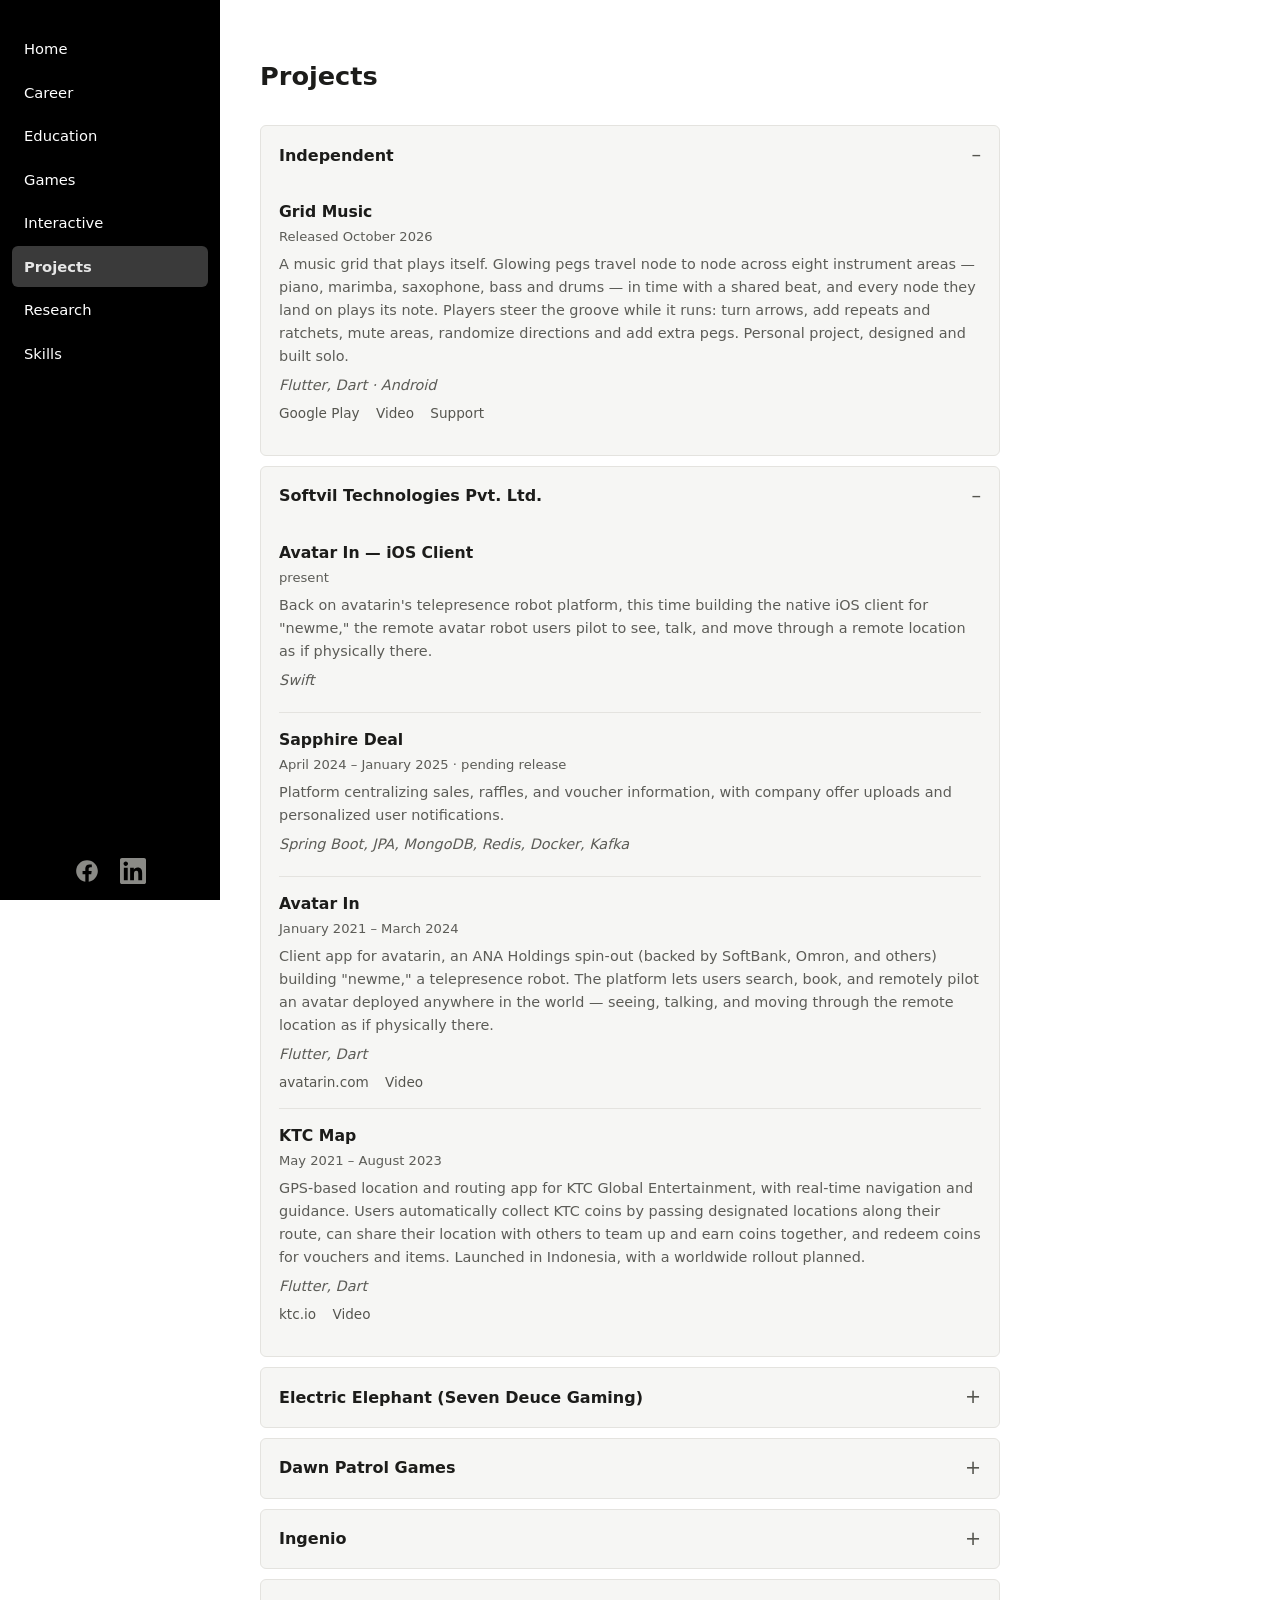
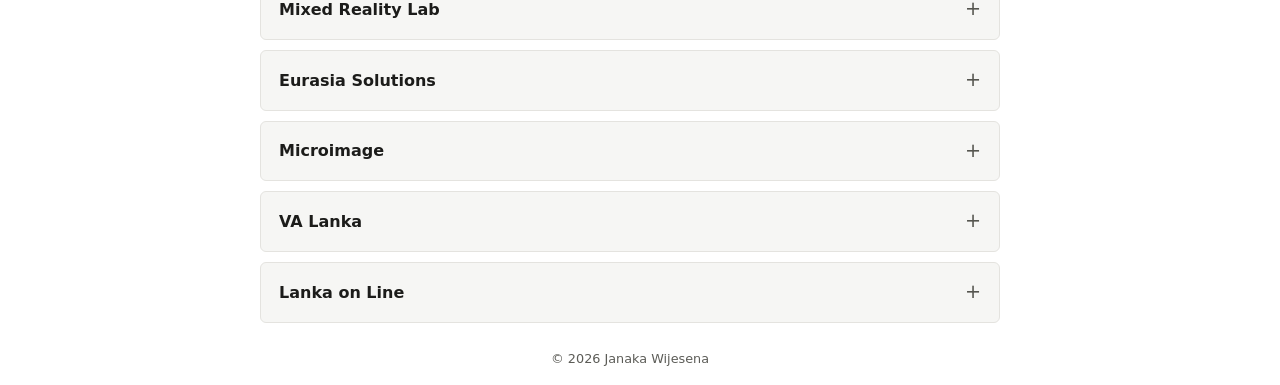
<file: projects.html>
<!doctype html>
<html lang="en">
<head>
<meta charset="UTF-8">
<meta name="viewport" content="width=device-width, initial-scale=1">
<title>Projects — Janaka Wijesena</title>
<meta name="description" content="Full project history of Janaka Wijesena across two decades of software engineering — enterprise platforms, games, and research projects grouped by employer.">
<link rel="canonical" href="https://wijesena.net/projects.html">
<meta property="og:type" content="website">
<meta property="og:title" content="Projects — Janaka Wijesena">
<meta property="og:description" content="Full project history of Janaka Wijesena across two decades of software engineering — enterprise platforms, games, and research projects grouped by employer.">
<meta property="og:url" content="https://wijesena.net/projects.html">
<meta property="og:image" content="https://wijesena.net/assets/profile.png">
<meta name="twitter:card" content="summary">
<meta name="twitter:title" content="Projects — Janaka Wijesena">
<meta name="twitter:description" content="Full project history of Janaka Wijesena, grouped by employer.">
<meta name="twitter:image" content="https://wijesena.net/assets/profile.png">
<link rel="icon" type="image/png" href="assets/eyeborg_eye_250.png">
<link rel="stylesheet" href="assets/style.css">
<style>
  .proj-meta{font-size:0.85rem; color:var(--text-dim); font-style:italic; margin:4px 0;}
</style>
</head>
<body>
<div class="layout">
  <aside class="sidebar">
    <nav class="sidenav">
      <a href="index.html">Home</a>
      <a href="career.html">Career</a>
      <a href="education.html">Education</a>
      <a href="games.html">Games</a>
      <a href="interactive.html">Interactive</a>
      <a href="projects.html" class="active">Projects</a>
      <a href="research.html">Research</a>
      <a href="skills.html">Skills</a>
    </nav>

    <div class="social-links">
      <a href="https://www.facebook.com/wijesena/" target="_blank" rel="noopener" aria-label="Facebook"><svg viewBox="0 0 24 24"><path d="M22 12c0-5.523-4.477-10-10-10S2 6.477 2 12c0 4.991 3.657 9.128 8.438 9.878v-6.987h-2.54V12h2.54V9.797c0-2.506 1.492-3.89 3.777-3.89 1.094 0 2.238.195 2.238.195v2.46h-1.26c-1.243 0-1.63.771-1.63 1.562V12h2.773l-.443 2.89h-2.33v6.987C18.343 21.128 22 16.991 22 12z"/></svg></a>
      <a href="https://www.linkedin.com/in/janaka-wijesena-46b5275/" target="_blank" rel="noopener" aria-label="LinkedIn"><svg viewBox="0 0 24 24"><path d="M20.447 20.452h-3.554v-5.569c0-1.328-.027-3.037-1.852-3.037-1.853 0-2.136 1.445-2.136 2.939v5.667H9.351V9h3.414v1.561h.046c.477-.9 1.637-1.85 3.37-1.85 3.601 0 4.267 2.37 4.267 5.455v6.286zM5.337 7.433c-1.144 0-2.063-.926-2.063-2.065 0-1.138.92-2.063 2.063-2.063 1.14 0 2.064.925 2.064 2.063 0 1.139-.925 2.065-2.064 2.065zm1.782 13.019H3.555V9h3.564v11.452zM22.225 0H1.771C.792 0 0 .774 0 1.729v20.542C0 23.227.792 24 1.771 24h20.451C23.2 24 24 23.227 24 22.271V1.729C24 .774 23.2 0 22.222 0h.003z"/></svg></a>
    </div>
  </aside>

  <main>
    <h1 class="page-title">Projects</h1>

    <details class="employer" open>
      <summary>Independent</summary>
      <div class="proj-list">
        <div class="proj">
          <h4>Grid Music</h4>
          <span class="role-date">Released October 2026</span>
          <p>A music grid that plays itself. Glowing pegs travel node to node across eight instrument areas — piano, marimba, saxophone, bass and drums — in time with a shared beat, and every node they land on plays its note. Players steer the groove while it runs: turn arrows, add repeats and ratchets, mute areas, randomize directions and add extra pegs. Personal project, designed and built solo.</p>
          <p class="proj-meta">Flutter, Dart · Android</p>
          <div class="links">
            <a href="https://play.google.com/store/apps/details?id=net.wijesena.gridmusic" target="_blank" rel="noopener">Google Play</a>
            <a href="https://www.youtube.com/watch?v=cHU7dr5x22M" target="_blank" rel="noopener">Video</a>
            <a href="gridmusic/">Support</a>
          </div>
        </div>
      </div>
    </details>

    <details class="employer" open>
      <summary>Softvil Technologies Pvt. Ltd.</summary>
      <div class="proj-list">
        <div class="proj">
          <h4>Avatar In — iOS Client</h4>
          <span class="role-date">present</span>
          <p>Back on avatarin's telepresence robot platform, this time building the native iOS client for "newme," the remote avatar robot users pilot to see, talk, and move through a remote location as if physically there.</p>
          <p class="proj-meta">Swift</p>
        </div>
        <div class="proj">
          <h4>Sapphire Deal</h4>
          <span class="role-date">April 2024 – January 2025 · pending release</span>
          <p>Platform centralizing sales, raffles, and voucher information, with company offer uploads and personalized user notifications.</p>
          <p class="proj-meta">Spring Boot, JPA, MongoDB, Redis, Docker, Kafka</p>
        </div>
        <div class="proj">
          <h4>Avatar In</h4>
          <span class="role-date">January 2021 – March 2024</span>
          <p>Client app for avatarin, an ANA Holdings spin-out (backed by SoftBank, Omron, and others) building "newme," a telepresence robot. The platform lets users search, book, and remotely pilot an avatar deployed anywhere in the world — seeing, talking, and moving through the remote location as if physically there.</p>
          <p class="proj-meta">Flutter, Dart</p>
          <div class="links"><a href="https://avatarin.com/" target="_blank" rel="noopener">avatarin.com</a> <a href="https://www.youtube.com/watch?v=oYo_M4Cgg3c" target="_blank" rel="noopener">Video</a></div>
        </div>
        <div class="proj">
          <h4>KTC Map</h4>
          <span class="role-date">May 2021 – August 2023</span>
          <p>GPS-based location and routing app for KTC Global Entertainment, with real-time navigation and guidance. Users automatically collect KTC coins by passing designated locations along their route, can share their location with others to team up and earn coins together, and redeem coins for vouchers and items. Launched in Indonesia, with a worldwide rollout planned.</p>
          <p class="proj-meta">Flutter, Dart</p>
          <div class="links"><a href="https://ktc.io" target="_blank" rel="noopener">ktc.io</a> <a href="https://www.youtube.com/watch?v=s3fckX7AHvw&t=4s" target="_blank" rel="noopener">Video</a></div>
        </div>
      </div>
    </details>

    <details class="employer">
      <summary>Electric Elephant (Seven Deuce Gaming)</summary>
      <div class="proj-list">
        <div class="proj">
          <h4>Who Wants to be a Millionaire Roulette</h4>
          <span class="role-date">June 2021 – June 2022</span>
          <p>Combines classic roulette with elements from the iconic TV show — double-zero wheel, Electric Numbers with up to 500x payouts, bonus rounds with 10,000x potential. Developed for Sony Pictures Television / Silver Bullet Games / Electric Elephant Games Ltd.</p>
          <p class="proj-meta">Cocos Creator</p>
          <div class="links"><a href="https://drive.google.com/file/d/1HYVrNp-ZijT5g1Hk7DjzlJ9eF-JH3qY3/view" target="_blank" rel="noopener">Video</a></div>
        </div>
        <div class="proj">
          <h4>Sapphire Roulette</h4>
          <span class="role-date">January 2017 – December 2018</span>
          <p>A sleek, modern take on European Roulette — single-zero wheel (97.3% RTP), racetrack layout, Auto Play, and Double Play feature. Developed for Microgaming, released on web and adapted for mobile.</p>
          <p class="proj-meta">Cocos Creator</p>
          <div class="links"><a href="https://microgaming.co.uk/" target="_blank" rel="noopener">Microgaming</a> <a href="https://www.online-casinos.com/roulette/sapphire/" target="_blank" rel="noopener">Article</a> <a href="https://slotcatalog.com/en/slots/Sapphire-Roulette" target="_blank" rel="noopener">Play</a></div>
        </div>
        <div class="proj">
          <h4>Swap the Flop &amp; Texas Switch</h4>
          <p>Built the H5 version.</p>
          <p class="proj-meta">Cocos Creator</p>
        </div>
        <div class="proj">
          <h4>Hi-Lo Game</h4>
          <p class="proj-meta">Cocos Creator</p>
        </div>
        <div class="proj">
          <h4>Casino Rush</h4>
          <span class="role-date">January 2016 – November 2016</span>
          <p>Fast-paced poker casino game blending poker, casino, and slots gameplay. Developed for PokerStars. Also built the shared C++ library used across all the games in the PokerStars portfolio.</p>
          <p class="proj-meta">Unity 3D · Android, iOS</p>
          <div class="links">
            <a href="https://www.pokerstars.com/" target="_blank" rel="noopener">PokerStars</a>
            <a href="https://drive.google.com/file/d/1wL2Cf85D_BKFjSh16X24f-04HKB6M47x/view?usp=drive_link" target="_blank" rel="noopener">Video</a>
          </div>
        </div>
      </div>
    </details>

    <details class="employer">
      <summary>Dawn Patrol Games</summary>
      <div class="proj-list">
        <div class="proj">
          <h4>You Got Beat</h4>
          <span class="role-date">January 2015 – December 2015</span>
          <p>Beat-matching game with 5 difficulty levels testing reflexes across multiple musical genres.</p>
          <p class="proj-meta">Unity 3D · iOS</p>
          <div class="links"><a href="https://drive.google.com/file/d/1MqhtDg58EsDwbU3t8fktWrDiM4yP3XhX/view?usp=sharing" target="_blank" rel="noopener">Video</a></div>
        </div>
        <div class="proj">
          <h4>Nitropia — War Commanders</h4>
          <span class="role-date">September 2013 – December 2014</span>
          <p>A well-balanced mix between Tower Defense and Real-Time Strategy — lead heroes in a global campaign, command units in real time, and harvest Nitrus to evolve units and upgrade hero skills. I worked on all the creeps, heroes, mech units, and ground vehicles.</p>
          <p class="proj-meta">Unity 3D · Android, iOS</p>
          <div class="links">
            <a href="https://www.youtube.com/watch?v=Lf0JW3fwQHE" target="_blank" rel="noopener">Video</a>
            <a href="https://www.youtube.com/watch?v=lP67gWqIIkw" target="_blank" rel="noopener">Gameplay</a>
          </div>
        </div>
        <div class="proj">
          <h4>Zonster Heights</h4>
          <span class="role-date">April 2013 – August 2013</span>
          <p>Help Emily The Strange find her guitar buried in a closet full of Zonsters — catch them all while dodging her mischievous cats. Full game development using Unity Game Engine, for the Emily the Strange (Cosmic Debris) license.</p>
          <p class="proj-meta">Unity Engine · Android, iOS</p>
          <div class="links">
            <a href="https://www.facebook.com/ZonsterHeights" target="_blank" rel="noopener">Facebook</a>
            <a href="https://drive.google.com/file/d/1DZxrslbO48v8jCx_8Iq5UDNVEUj-cXwn/view?usp=drive_link" target="_blank" rel="noopener">Video</a>
          </div>
        </div>
        <div class="proj">
          <h4>Robotanika</h4>
          <span class="role-date">April 2012 – December 2012</span>
          <p>A punishing touchscreen turret shooter homaging the brutal difficulty of classic arcade shooters, pitting two sentient mechanical races against each other over a scarce resource. Worked on Peaches (Pods, Araknagatt, IBorg), weapons, Swarmers, and Hades.</p>
          <p class="proj-meta">Unreal Engine · Android, iOS</p>
          <div class="links">
            <a href="https://drive.google.com/file/d/1ZwI1qHkdtddSddKuDU58lD-t7q45RFhJ/view?usp=drive_link" target="_blank" rel="noopener">Video</a>
          </div>
        </div>
      </div>
    </details>

    <details class="employer">
      <summary>Ingenio</summary>
      <div class="proj-list">
        <div class="proj">
          <h4>Music Technology &amp; Creativity Education Project</h4>
          <span class="role-date">January 2009 – December 2009</span>
          <p>An interactive music application projected onto a specially constructed table, with user interactions tracked by cameras. Programmed the interactive activities and developed the graphic rendering engine for the programs running on the table. Developed for Ingenio Pte Ltd, Singapore.</p>
          <p class="proj-meta">MAX/MSP, Jitter, OpenGL, Java, C++</p>
        </div>
      </div>
    </details>

    <details class="employer">
      <summary>Mixed Reality Lab</summary>
      <div class="proj-list">
        <div class="proj">
          <h4>BlogWall</h4>
          <span class="role-date">January 2007 – September 2008</span>
          <p>Extends SMS to a new level of self-expression and public communication by combining art and poetry, letting users project animated SMS messages and even generate multilingual poetry (English, Korean, Chinese, Japanese Haiku) from their texts. Installed at iSpace Singapore Science Center and later at Kent Ridge MRT Station. Covered by Youth.SG, ChannelNewsAsia, Freshbrainz, Saatchi Gallery, and MSearchGroove.</p>
          <p class="proj-meta">Visual Studio 2005 C++, OpenGL, Processing, PHP</p>
          <div class="links">
            <a href="http://blogwall.wikidot.com/" target="_blank" rel="noopener">Web</a>
            <a href="https://www.flickr.com/search?text=BlogWall&sort=relevance" target="_blank" rel="noopener">Images</a>
            <a href="http://www.youtube.com/watch?v=r9r7kr0m8M0" target="_blank" rel="noopener">Video</a>
          </div>
        </div>
        <div class="proj">
          <h4>Metazoa Ludens</h4>
          <span class="role-date">July 2007 – September 2007</span>
          <p>Lets pet owners engage in a revolutionary game/interaction with their pets, locally or remotely, deepening the bond between them. My contribution was hamster tracking using cameras — optimizing and improving the robustness of the existing tracking algorithms. Invited to exhibit at WIRED NextFest 2007, Future of Play Pavilion, Los Angeles.</p>
          <p class="proj-meta">Visual Studio 2003 C++, OpenCV</p>
          <div class="links">
            <a href="http://share.ovi.com/channel/mxrlab.mludens" target="_blank" rel="noopener">Images</a>
            <a href="https://www.youtube.com/watch?v=7o7UIpOy5LA" target="_blank" rel="noopener">Video</a>
          </div>
        </div>
        <div class="proj">
          <h4>MediaME</h4>
          <span class="role-date">January 2007 – July 2007</span>
          <p>An interactive video installation composed of hundreds of videos, arranged in real time to mimic the image of a person standing in front of a blue screen — forming a mosaic that shows the bidirectional relationship between people and media. Installed at iSpace, Singapore Science Center.</p>
          <p class="proj-meta">Visual Studio 2003 C++, OpenCV</p>
          <div class="links"><a href="http://mediame.wikidot.com/" target="_blank" rel="noopener">Web</a> <a href="http://www.youtube.com/watch?v=VSg7gKRQkjc" target="_blank" rel="noopener">Video</a></div>
        </div>
        <div class="proj">
          <h4>3D Video Browser</h4>
          <span class="role-date">January 2008 – September 2008</span>
          <p>Extends the work on MediaME into a novel video browser, aimed at solving existing problems in video browsing and providing a more engaging, entertaining browsing experience.</p>
          <p class="proj-meta">Visual Studio 2005 C++, OpenGL, VLC Player</p>
          <div class="links"><a href="http://3dbrowser.wikidot.com/" target="_blank" rel="noopener">Web</a> <a href="http://www.youtube.com/watch?v=1rOAxfluUFw" target="_blank" rel="noopener">Video</a></div>
        </div>
      </div>
    </details>

    <details class="employer">
      <summary>Eurasia Solutions</summary>
      <div class="proj-list">
        <div class="proj">
          <h4>Juggle Puddle</h4>
          <p>Reflexes game where players sweep water puddles to save pedestrians.</p>
          <p class="proj-meta">Unity Engine</p>
          <div class="links"><a href="https://play.google.com/store/apps/details?id=com.eurasiasolutions.jugglepuddle&hl=en" target="_blank" rel="noopener">Google Play</a> <a href="https://drive.google.com/file/d/1KnwUBpc1oToM7C-zB4h_bfB6IofPS4ZJ/view?usp=sharing" target="_blank" rel="noopener">Video</a></div>
        </div>
        <div class="proj">
          <h4>Funky-Pigeon iPhone Application</h4>
          <span class="role-date">March 2011 – June 2011</span>
          <p>Upload or shoot a photo directly on iPhone/iPod Touch, scale and position it onto a card design with your fingertips, and personalize the cover and inside text (font, size, color, position) before sending the card to a recipient or back to yourself.</p>
          <p class="proj-meta">XCode, Objective-C</p>
          <div class="links"><a href="https://www.funkypigeon.com/" target="_blank" rel="noopener">funkypigeon.com</a></div>
        </div>
      </div>
    </details>

    <details class="employer">
      <summary>Microimage</summary>
      <div class="proj-list">
        <div class="proj">
          <h4>The Book Hub</h4>
          <span class="role-date">May 2011 – December 2011</span>
          <p>Sri Lanka's first-ever online eBook store and eBook reader, providing local literary works.</p>
          <p class="proj-meta">C#, ASP.NET, SQL Server 2005</p>
          <div class="links"><a href="http://www.thebookhub.lk/" target="_blank" rel="noopener">Web</a></div>
        </div>
        <div class="proj">
          <h4>mTouchMenu</h4>
          <span class="role-date">July 2010 – December 2011</span>
          <p>Lets restaurants design menus from scratch — sections, sub-sections, item descriptions, images — and sync the web-based data straight to iPads for customers to browse as a dynamic menu. Includes POS integration and print support.</p>
          <p class="proj-meta">Visual Studio 2008, C#, ASP.NET, SQL Server 2005, Rad Controls</p>
          <div class="links"><a href="http://mtouchmenu.com" target="_blank" rel="noopener">Web</a></div>
        </div>
        <div class="proj">
          <h4>mTrackTask</h4>
          <span class="role-date">January 2010 – July 2010</span>
          <p>Project/task tracking application with full mobile app integration, helping teams create, delegate, track, and collaborate on tasks via web or smartphone.</p>
          <p class="proj-meta">Visual Studio 2008, C#, ASP.NET, Silverlight, Blend 3, SQL Server 2005, Rad Controls</p>
          <div class="links"><a href="http://www.mtracktask.com/" target="_blank" rel="noopener">Web</a></div>
        </div>
        <div class="proj">
          <h4>Org Chart</h4>
          <span class="role-date">January 2010</span>
          <p>Visual tool for exploring organizational structures and employee relationships, built as part of Microimage's HR management suite.</p>
          <p class="proj-meta">Microsoft Silverlight, Blend 3, Visual Studio 2008, C#, ASP.NET, SQL Server 2005</p>
        </div>
        <div class="proj">
          <h4>Dialog Tradenet</h4>
          <span class="role-date">December 2008 – January 2010</span>
          <p>Mobile and web-based marketplace for buying and selling goods and services in Sri Lanka, developed for Dialog GSM. Contributed system and database design, the web portal, and web services for mobile devices. Won 1st place, m-Inclusion category, m-Billionth South Asia awards.</p>
          <p class="proj-meta">Visual Studio 2008, C#, ASP.NET, SQL Server 2005</p>
          <div class="links"><a href="http://mbillionth.in/2010/07/24/dialog-tradenet/" target="_blank" rel="noopener">Award</a></div>
        </div>
        <div class="proj">
          <h4>Sinhala Mailbox</h4>
          <span class="role-date">January 2005 – February 2005</span>
          <p>Prototype for the first-ever Sinhala mailbox for mobile phones, sending and receiving Sinhala and Tamil mail.</p>
          <p class="proj-meta">J2ME</p>
        </div>
        <div class="proj">
          <h4>Sinhala/Tamil Web Browser</h4>
          <span class="role-date">January 2005 – February 2005</span>
          <p>Prototype for the first-ever Sinhala/Tamil web browser, enabling local-language content on a mobile browser.</p>
          <p class="proj-meta">J2ME</p>
        </div>
        <div class="proj">
          <h4>Sinhala Kit</h4>
          <span class="role-date">March 2004 – February 2006</span>
          <p>Enables Unicode Sinhala fonts to function in Windows XP. Developed for the ICT Agency of Sri Lanka.</p>
          <p class="proj-meta">Microsoft Visual C++</p>
        </div>
      </div>
    </details>

    <details class="employer">
      <summary>VA Lanka</summary>
      <div class="proj-list">
        <div class="proj">
          <h4>Natural Visions</h4>
          <span class="role-date">March 2006 – December 2006</span>
          <p>Fully AJAX-driven site for purchasing photographs, with search across 30,000+ images, user management, shopping carts, price calculators, light boxes, and bulk image uploading.</p>
          <p class="proj-meta">ASP.NET 2005, C#, SQL Server 2005, AJAX, ePDQ</p>
          <div class="links"><a href="http://www.naturalvisions.co.uk/" target="_blank" rel="noopener">Web</a></div>
        </div>
        <div class="proj">
          <h4>Light and Land</h4>
          <span class="role-date">January 2006 – July 2006</span>
          <p>Photographic tour booking website with tutors, articles, forums, galleries, and tour/workshop booking. Full site development and database design.</p>
          <p class="proj-meta">ASP.NET 2003, C#, Access, Worldpay</p>
          <div class="links"><a href="http://www.lightandland.co.uk" target="_blank" rel="noopener">Web</a></div>
        </div>
        <div class="proj">
          <h4>Littlewood Farm Language Holidays</h4>
          <span class="role-date">December 2005</span>
          <p>Site for an English language holiday farm in south-west England, with a photo gallery, emails, and brochures — all information held in XML files.</p>
          <p class="proj-meta">ASP.NET 2003, C#, XML</p>
          <div class="links"><a href="http://www.littlewoodfarm.info" target="_blank" rel="noopener">Web</a></div>
        </div>
        <div class="proj">
          <h4>Microsoft IT Professionals Advisory Council</h4>
          <span class="role-date">September 2005 – December 2005</span>
          <p>Discussion website developed for Microsoft, with user management, polls, discussions, news, and articles.</p>
          <p class="proj-meta">ASP.NET 2003, C#, SQL Server 2003</p>
        </div>
        <div class="proj">
          <h4>Heather Angel</h4>
          <span class="role-date">July 2005 – November 2005</span>
          <p>Site for renowned wildlife photographer Heather Angel — stock images, commissions, galleries, and online purchase, all managed through a custom CMS.</p>
          <p class="proj-meta">ASP.NET 2003, C#, Access, Paypal</p>
          <div class="links"><a href="http://www.heatherangel.co.uk/" target="_blank" rel="noopener">Web</a></div>
        </div>
        <div class="proj">
          <h4>Dr. Sebagh</h4>
          <span class="role-date">July 2005</span>
          <p>Website for one of Europe's most prestigious aesthetic doctors, detailing him and his products, with a CMS to manage data.</p>
          <p class="proj-meta">ASP.NET 2003, C#, Access</p>
          <div class="links"><a href="http://www.drsebagh.com/" target="_blank" rel="noopener">Web</a></div>
        </div>
        <div class="proj">
          <h4>Dutton Vocalion's Digital Download Site</h4>
          <span class="role-date">June 2005 – July 2005</span>
          <p>Site for online MP3 purchases, with search, member management, and order management.</p>
          <p class="proj-meta">ASP.NET 2003, C#, Access, Protx</p>
          <div class="links"><a href="http://www.duttonvocalionmp3.com" target="_blank" rel="noopener">Web</a></div>
        </div>
      </div>
    </details>

    <details class="employer">
      <summary>Lanka on Line</summary>
      <div class="proj-list">
        <div class="proj">
          <h4>ePlan</h4>
          <span class="role-date">May 2003 – September 2003</span>
          <p>Web-based system enabling electronic cooperation in governmental project planning and development, giving all interested parties access to information and letting them participate actively.</p>
          <p class="proj-meta">ASP.NET, C#, SQL Server</p>
          <div class="links"><a href="http://www.itum.com/" target="_blank" rel="noopener">Web</a></div>
        </div>
        <div class="proj">
          <h4>WebIT</h4>
          <span class="role-date">May 2003 – September 2003</span>
          <p>An innovative content management system letting any user, technical or not, manage web content easily — improving efficiency in creating and delivering content.</p>
          <p class="proj-meta">VB.NET</p>
        </div>
        <div class="proj">
          <h4>Sales Information System</h4>
          <span class="role-date">February 2003 – June 2003</span>
          <p>Supports purchase ordering, invoicing, stock handling, and user authentication. Developed for Lanka Auto Traders Pvt. Ltd.</p>
          <p class="proj-meta">VB6, SQL Server</p>
        </div>
        <div class="proj">
          <h4>Aentera</h4>
          <span class="role-date">January 2003 – February 2003</span>
          <p>Web-based logistics system letting companies perform procurement activities online. Developed for Aentera Network.</p>
          <p class="proj-meta">VB6, ASP, SQL Server</p>
          <div class="links"><a href="http://www.entera.com/" target="_blank" rel="noopener">Web</a></div>
        </div>
        <div class="proj">
          <h4>Lanka On-Line Profile CD</h4>
          <span class="role-date">January 2003</span>
          <p>Auto-run demo CD about Lanka On-Line.</p>
          <p class="proj-meta">Macromedia Flash, Flash Action Scripts, VB6</p>
        </div>
        <div class="proj">
          <h4>Web Portal for Books</h4>
          <span class="role-date">December 2002</span>
          <p>Online book purchase system.</p>
          <p class="proj-meta">VB6, ASP, SQL Server</p>
        </div>
        <div class="proj">
          <h4>Kompass Data CD</h4>
          <span class="role-date">August 2002 – November 2002</span>
          <p>Product and company information distribution application, plus tools to change and maintain it. Developed for Kompass Pvt. Ltd. (Sri Lanka).</p>
          <p class="proj-meta">VB6, Access</p>
          <div class="links"><a href="http://www.kompass.lk/" target="_blank" rel="noopener">Web</a></div>
        </div>
        <div class="proj">
          <h4>Telephone Information Request System</h4>
          <span class="role-date">May 2002</span>
          <p>Rapid database search system letting telephone operators quickly find customer information.</p>
          <p class="proj-meta">VB6, Oracle</p>
        </div>
        <div class="proj">
          <h4>Shell Planner System</h4>
          <span class="role-date">March 2002 – August 2002</span>
          <p>Represents contact, resource, and project data in a user-friendly way using a custom OCX-based concept, making the whole application easy to adapt to different settings. Developed for a Danish software company (IMC).</p>
          <p class="proj-meta">VB6, Access</p>
          <div class="links"><a href="http://www.imc.dk/" target="_blank" rel="noopener">Web</a></div>
        </div>
        <div class="proj">
          <h4>Website &amp; Standalone Application for Lanka Transformers Group</h4>
          <span class="role-date">January 2002 – February 2002</span>
          <p>Company profile website plus a standalone application used to update the site's content.</p>
          <p class="proj-meta">HTML, ASP, VB6, SQL Server</p>
          <div class="links"><a href="http://www.lankatransformers.com" target="_blank" rel="noopener">Web</a></div>
        </div>
        <div class="proj">
          <h4>Website: Beyond The Net</h4>
          <span class="role-date">October 2001 – December 2001</span>
          <p>A comprehensive presentation of Theravada Buddhism, developed for B. P. De Silva Holdings (Pvt.) Ltd. Winner of a Golden Web Award.</p>
          <p class="proj-meta">HTML, ASP, Macromedia Flash, Adobe Photoshop</p>
          <div class="links"><a href="http://www.beyondthenet.net/" target="_blank" rel="noopener">Web</a></div>
        </div>
      </div>
    </details>

    <footer>© 2026 Janaka Wijesena</footer>
  </main>
</div>
</body>
</html>
</file>
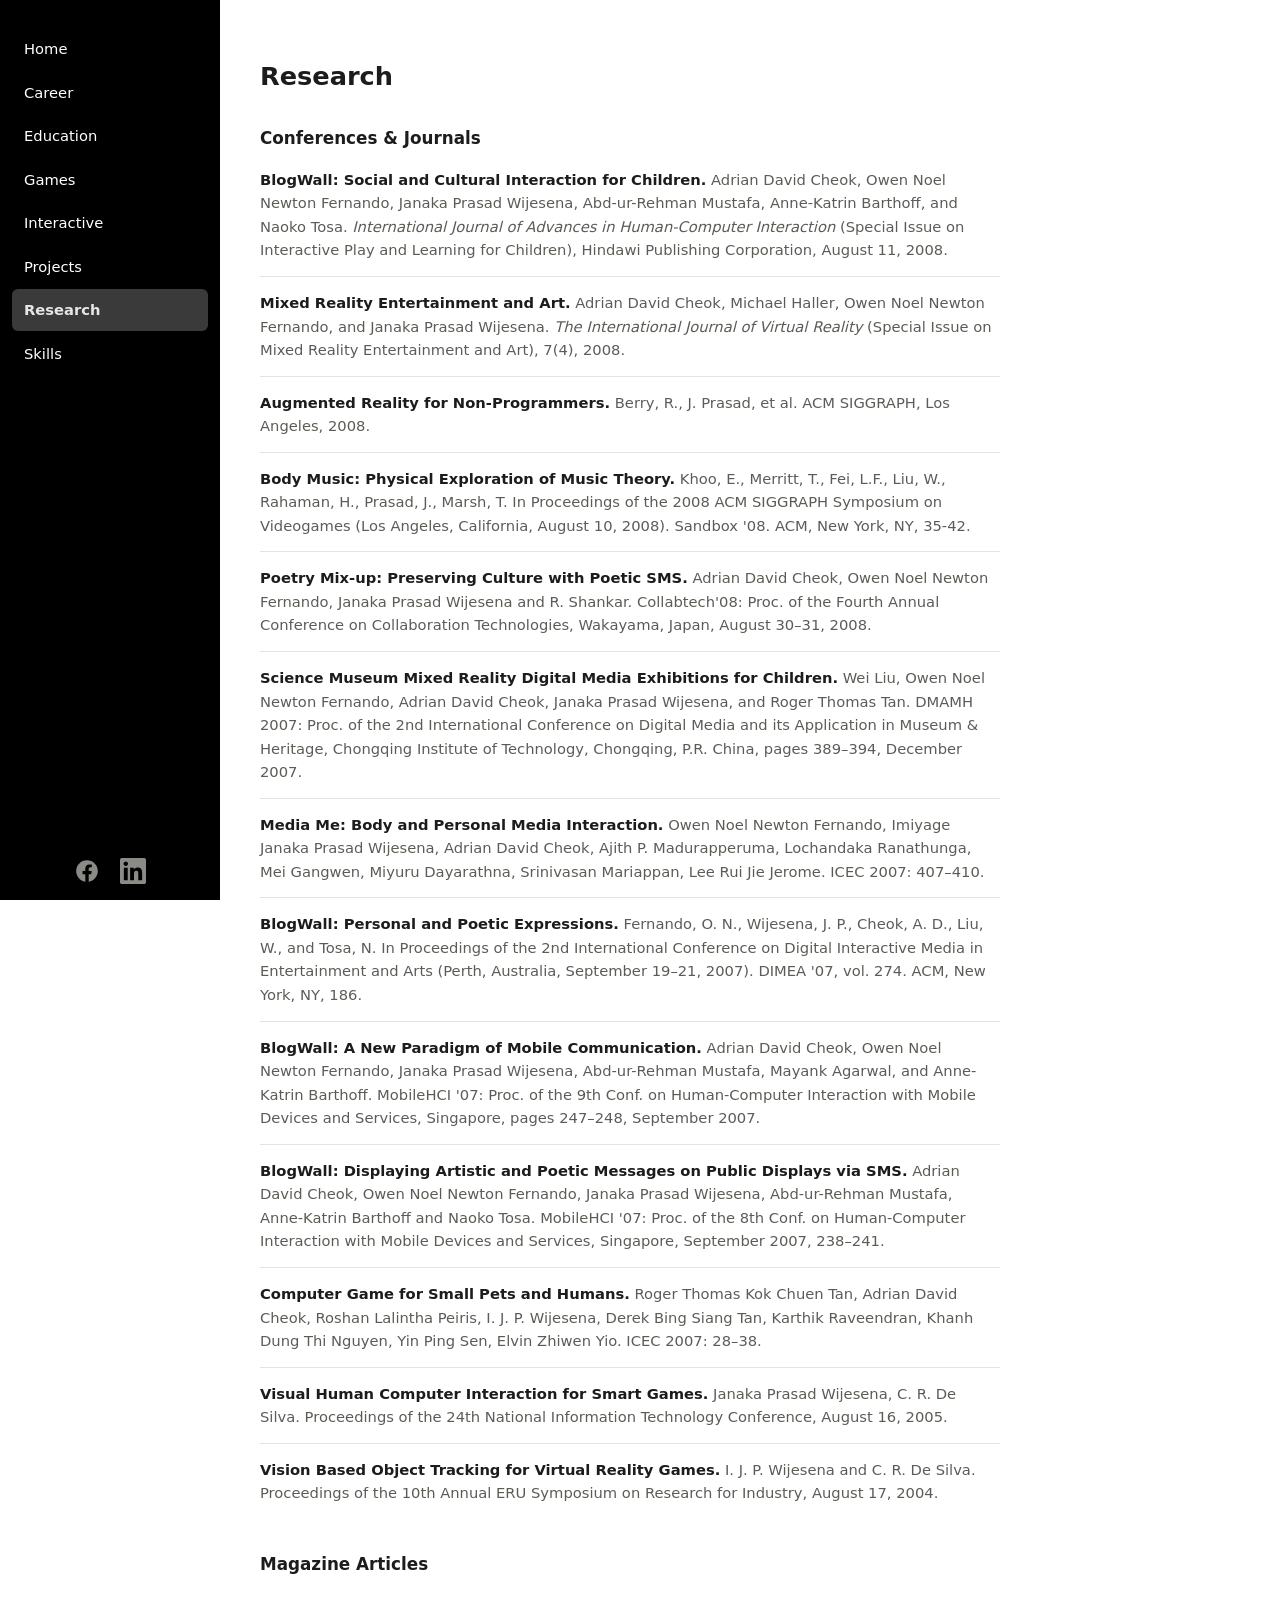
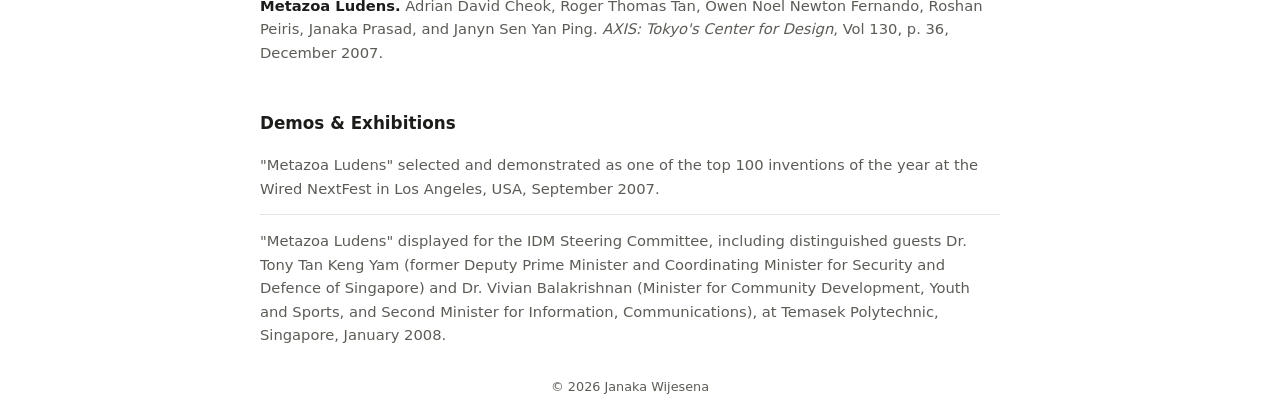
<file: research.html>
<!doctype html>
<html lang="en">
<head>
<meta charset="UTF-8">
<meta name="viewport" content="width=device-width, initial-scale=1">
<title>Research — Janaka Wijesena</title>
<meta name="description" content="Published research and exhibitions by Janaka Wijesena on mixed reality, human-computer interaction, and interactive media.">
<link rel="canonical" href="https://wijesena.net/research.html">
<meta property="og:type" content="website">
<meta property="og:title" content="Research — Janaka Wijesena">
<meta property="og:description" content="Published research and exhibitions by Janaka Wijesena on mixed reality, human-computer interaction, and interactive media.">
<meta property="og:url" content="https://wijesena.net/research.html">
<meta property="og:image" content="https://wijesena.net/assets/profile.png">
<meta name="twitter:card" content="summary">
<meta name="twitter:title" content="Research — Janaka Wijesena">
<meta name="twitter:description" content="Published research and exhibitions by Janaka Wijesena.">
<meta name="twitter:image" content="https://wijesena.net/assets/profile.png">
<link rel="icon" type="image/png" href="assets/eyeborg_eye_250.png">
<link rel="stylesheet" href="assets/style.css">
<style>
  .paper{padding:14px 0; border-top:1px solid var(--border); font-size:0.92rem; color:var(--text-dim);}
  .paper:first-child{border-top:none;}
  .paper strong{color:var(--text);}
</style>
</head>
<body>
<div class="layout">
  <aside class="sidebar">
    <nav class="sidenav">
      <a href="index.html">Home</a>
      <a href="career.html">Career</a>
      <a href="education.html">Education</a>
      <a href="games.html">Games</a>
      <a href="interactive.html">Interactive</a>
      <a href="projects.html">Projects</a>
      <a href="research.html" class="active">Research</a>
      <a href="skills.html">Skills</a>
    </nav>

    <div class="social-links">
      <a href="https://www.facebook.com/wijesena/" target="_blank" rel="noopener" aria-label="Facebook"><svg viewBox="0 0 24 24"><path d="M22 12c0-5.523-4.477-10-10-10S2 6.477 2 12c0 4.991 3.657 9.128 8.438 9.878v-6.987h-2.54V12h2.54V9.797c0-2.506 1.492-3.89 3.777-3.89 1.094 0 2.238.195 2.238.195v2.46h-1.26c-1.243 0-1.63.771-1.63 1.562V12h2.773l-.443 2.89h-2.33v6.987C18.343 21.128 22 16.991 22 12z"/></svg></a>
      <a href="https://www.linkedin.com/in/janaka-wijesena-46b5275/" target="_blank" rel="noopener" aria-label="LinkedIn"><svg viewBox="0 0 24 24"><path d="M20.447 20.452h-3.554v-5.569c0-1.328-.027-3.037-1.852-3.037-1.853 0-2.136 1.445-2.136 2.939v5.667H9.351V9h3.414v1.561h.046c.477-.9 1.637-1.85 3.37-1.85 3.601 0 4.267 2.37 4.267 5.455v6.286zM5.337 7.433c-1.144 0-2.063-.926-2.063-2.065 0-1.138.92-2.063 2.063-2.063 1.14 0 2.064.925 2.064 2.063 0 1.139-.925 2.065-2.064 2.065zm1.782 13.019H3.555V9h3.564v11.452zM22.225 0H1.771C.792 0 0 .774 0 1.729v20.542C0 23.227.792 24 1.771 24h20.451C23.2 24 24 23.227 24 22.271V1.729C24 .774 23.2 0 22.222 0h.003z"/></svg></a>
    </div>
  </aside>

  <main>
    <h1 class="page-title">Research</h1>

    <h3>Conferences &amp; Journals</h3>
    <div style="margin-bottom:32px;">
      <div class="paper"><strong>BlogWall: Social and Cultural Interaction for Children.</strong> Adrian David Cheok, Owen Noel Newton Fernando, Janaka Prasad Wijesena, Abd-ur-Rehman Mustafa, Anne-Katrin Barthoff, and Naoko Tosa. <em>International Journal of Advances in Human-Computer Interaction</em> (Special Issue on Interactive Play and Learning for Children), Hindawi Publishing Corporation, August 11, 2008.</div>

      <div class="paper"><strong>Mixed Reality Entertainment and Art.</strong> Adrian David Cheok, Michael Haller, Owen Noel Newton Fernando, and Janaka Prasad Wijesena. <em>The International Journal of Virtual Reality</em> (Special Issue on Mixed Reality Entertainment and Art), 7(4), 2008.</div>

      <div class="paper"><strong>Augmented Reality for Non-Programmers.</strong> Berry, R., J. Prasad, et al. ACM SIGGRAPH, Los Angeles, 2008.</div>

      <div class="paper"><strong>Body Music: Physical Exploration of Music Theory.</strong> Khoo, E., Merritt, T., Fei, L.F., Liu, W., Rahaman, H., Prasad, J., Marsh, T. In Proceedings of the 2008 ACM SIGGRAPH Symposium on Videogames (Los Angeles, California, August 10, 2008). Sandbox '08. ACM, New York, NY, 35-42.</div>

      <div class="paper"><strong>Poetry Mix-up: Preserving Culture with Poetic SMS.</strong> Adrian David Cheok, Owen Noel Newton Fernando, Janaka Prasad Wijesena and R. Shankar. Collabtech'08: Proc. of the Fourth Annual Conference on Collaboration Technologies, Wakayama, Japan, August 30–31, 2008.</div>

      <div class="paper"><strong>Science Museum Mixed Reality Digital Media Exhibitions for Children.</strong> Wei Liu, Owen Noel Newton Fernando, Adrian David Cheok, Janaka Prasad Wijesena, and Roger Thomas Tan. DMAMH 2007: Proc. of the 2nd International Conference on Digital Media and its Application in Museum &amp; Heritage, Chongqing Institute of Technology, Chongqing, P.R. China, pages 389–394, December 2007.</div>

      <div class="paper"><strong>Media Me: Body and Personal Media Interaction.</strong> Owen Noel Newton Fernando, Imiyage Janaka Prasad Wijesena, Adrian David Cheok, Ajith P. Madurapperuma, Lochandaka Ranathunga, Mei Gangwen, Miyuru Dayarathna, Srinivasan Mariappan, Lee Rui Jie Jerome. ICEC 2007: 407–410.</div>

      <div class="paper"><strong>BlogWall: Personal and Poetic Expressions.</strong> Fernando, O. N., Wijesena, J. P., Cheok, A. D., Liu, W., and Tosa, N. In Proceedings of the 2nd International Conference on Digital Interactive Media in Entertainment and Arts (Perth, Australia, September 19–21, 2007). DIMEA '07, vol. 274. ACM, New York, NY, 186.</div>

      <div class="paper"><strong>BlogWall: A New Paradigm of Mobile Communication.</strong> Adrian David Cheok, Owen Noel Newton Fernando, Janaka Prasad Wijesena, Abd-ur-Rehman Mustafa, Mayank Agarwal, and Anne-Katrin Barthoff. MobileHCI '07: Proc. of the 9th Conf. on Human-Computer Interaction with Mobile Devices and Services, Singapore, pages 247–248, September 2007.</div>

      <div class="paper"><strong>BlogWall: Displaying Artistic and Poetic Messages on Public Displays via SMS.</strong> Adrian David Cheok, Owen Noel Newton Fernando, Janaka Prasad Wijesena, Abd-ur-Rehman Mustafa, Anne-Katrin Barthoff and Naoko Tosa. MobileHCI '07: Proc. of the 8th Conf. on Human-Computer Interaction with Mobile Devices and Services, Singapore, September 2007, 238–241.</div>

      <div class="paper"><strong>Computer Game for Small Pets and Humans.</strong> Roger Thomas Kok Chuen Tan, Adrian David Cheok, Roshan Lalintha Peiris, I. J. P. Wijesena, Derek Bing Siang Tan, Karthik Raveendran, Khanh Dung Thi Nguyen, Yin Ping Sen, Elvin Zhiwen Yio. ICEC 2007: 28–38.</div>

      <div class="paper"><strong>Visual Human Computer Interaction for Smart Games.</strong> Janaka Prasad Wijesena, C. R. De Silva. Proceedings of the 24th National Information Technology Conference, August 16, 2005.</div>

      <div class="paper"><strong>Vision Based Object Tracking for Virtual Reality Games.</strong> I. J. P. Wijesena and C. R. De Silva. Proceedings of the 10th Annual ERU Symposium on Research for Industry, August 17, 2004.</div>
    </div>

    <h3>Magazine Articles</h3>
    <div style="margin-bottom:32px;">
      <div class="paper"><strong>Metazoa Ludens.</strong> Adrian David Cheok, Roger Thomas Tan, Owen Noel Newton Fernando, Roshan Peiris, Janaka Prasad, and Janyn Sen Yan Ping. <em>AXIS: Tokyo's Center for Design</em>, Vol 130, p. 36, December 2007.</div>
    </div>

    <h3>Demos &amp; Exhibitions</h3>
    <div>
      <div class="paper">"Metazoa Ludens" selected and demonstrated as one of the top 100 inventions of the year at the Wired NextFest in Los Angeles, USA, September 2007.</div>
      <div class="paper">"Metazoa Ludens" displayed for the IDM Steering Committee, including distinguished guests Dr. Tony Tan Keng Yam (former Deputy Prime Minister and Coordinating Minister for Security and Defence of Singapore) and Dr. Vivian Balakrishnan (Minister for Community Development, Youth and Sports, and Second Minister for Information, Communications), at Temasek Polytechnic, Singapore, January 2008.</div>
    </div>

    <footer>© 2026 Janaka Wijesena</footer>
  </main>
</div>
</body>
</html>
</file>
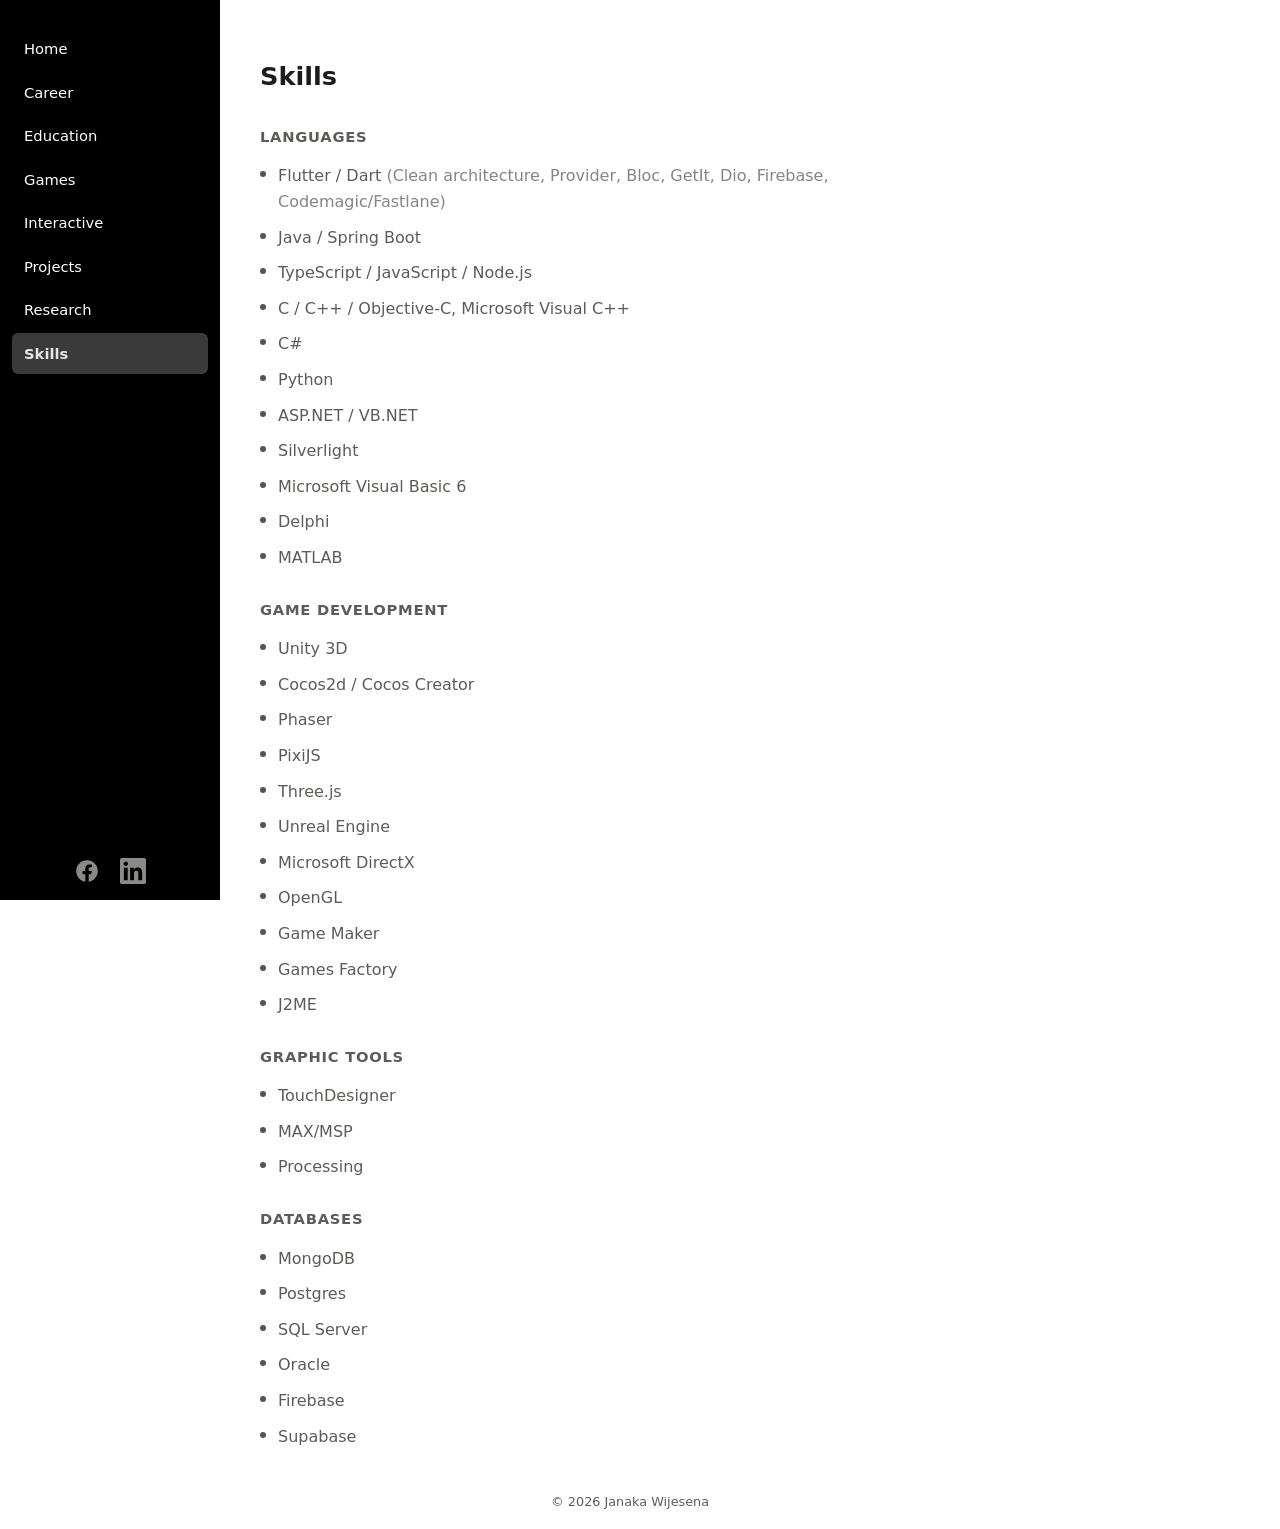
<file: skills.html>
<!doctype html>
<html lang="en">
<head>
<meta charset="UTF-8">
<meta name="viewport" content="width=device-width, initial-scale=1">
<title>Skills — Janaka Wijesena</title>
<meta name="description" content="Technical skills of Janaka Wijesena — Flutter, Java/Spring Boot, game engines (Unity, Cocos Creator, Unreal), and databases including MongoDB, Postgres, Firebase, and Supabase.">
<link rel="canonical" href="https://wijesena.net/skills.html">
<meta property="og:type" content="website">
<meta property="og:title" content="Skills — Janaka Wijesena">
<meta property="og:description" content="Technical skills of Janaka Wijesena — Flutter, Java/Spring Boot, game engines (Unity, Cocos Creator, Unreal), and databases including MongoDB, Postgres, Firebase, and Supabase.">
<meta property="og:url" content="https://wijesena.net/skills.html">
<meta property="og:image" content="https://wijesena.net/assets/profile.png">
<meta name="twitter:card" content="summary">
<meta name="twitter:title" content="Skills — Janaka Wijesena">
<meta name="twitter:description" content="Technical skills of Janaka Wijesena.">
<meta name="twitter:image" content="https://wijesena.net/assets/profile.png">
<link rel="icon" type="image/png" href="assets/eyeborg_eye_250.png">
<link rel="stylesheet" href="assets/style.css">
<style>
  .skill-list{margin:0; padding:0; list-style:none; color:var(--text-dim);}
  .skill-list li{position:relative; padding:5px 0 5px 18px;}
  .skill-list li::before{
    content:"";
    position:absolute; left:0; top:13px;
    width:6px; height:6px; border-radius:50%;
    background:var(--accent);
  }
</style>
</head>
<body>
<div class="layout">
  <aside class="sidebar">
    <nav class="sidenav">
      <a href="index.html">Home</a>
      <a href="career.html">Career</a>
      <a href="education.html">Education</a>
      <a href="games.html">Games</a>
      <a href="interactive.html">Interactive</a>
      <a href="projects.html">Projects</a>
      <a href="research.html">Research</a>
      <a href="skills.html" class="active">Skills</a>
    </nav>

    <div class="social-links">
      <a href="https://www.facebook.com/wijesena/" target="_blank" rel="noopener" aria-label="Facebook"><svg viewBox="0 0 24 24"><path d="M22 12c0-5.523-4.477-10-10-10S2 6.477 2 12c0 4.991 3.657 9.128 8.438 9.878v-6.987h-2.54V12h2.54V9.797c0-2.506 1.492-3.89 3.777-3.89 1.094 0 2.238.195 2.238.195v2.46h-1.26c-1.243 0-1.63.771-1.63 1.562V12h2.773l-.443 2.89h-2.33v6.987C18.343 21.128 22 16.991 22 12z"/></svg></a>
      <a href="https://www.linkedin.com/in/janaka-wijesena-46b5275/" target="_blank" rel="noopener" aria-label="LinkedIn"><svg viewBox="0 0 24 24"><path d="M20.447 20.452h-3.554v-5.569c0-1.328-.027-3.037-1.852-3.037-1.853 0-2.136 1.445-2.136 2.939v5.667H9.351V9h3.414v1.561h.046c.477-.9 1.637-1.85 3.37-1.85 3.601 0 4.267 2.37 4.267 5.455v6.286zM5.337 7.433c-1.144 0-2.063-.926-2.063-2.065 0-1.138.92-2.063 2.063-2.063 1.14 0 2.064.925 2.064 2.063 0 1.139-.925 2.065-2.064 2.065zm1.782 13.019H3.555V9h3.564v11.452zM22.225 0H1.771C.792 0 0 .774 0 1.729v20.542C0 23.227.792 24 1.771 24h20.451C23.2 24 24 23.227 24 22.271V1.729C24 .774 23.2 0 22.222 0h.003z"/></svg></a>
    </div>
  </aside>

  <main>
    <h1 class="page-title">Skills</h1>

    <div class="skill-group">
      <h3>Languages</h3>
      <ul class="skill-list">
        <li>Flutter / Dart <span style="opacity:0.75;">(Clean architecture, Provider, Bloc, GetIt, Dio, Firebase, Codemagic/Fastlane)</span></li>
        <li>Java / Spring Boot</li>
        <li>TypeScript / JavaScript / Node.js</li>
        <li>C / C++ / Objective-C, Microsoft Visual C++</li>
        <li>C#</li>
        <li>Python</li>
        <li>ASP.NET / VB.NET</li>
        <li>Silverlight</li>
        <li>Microsoft Visual Basic 6</li>
        <li>Delphi</li>
        <li>MATLAB</li>
      </ul>
    </div>

    <div class="skill-group">
      <h3>Game Development</h3>
      <ul class="skill-list">
        <li>Unity 3D</li>
        <li>Cocos2d / Cocos Creator</li>
        <li>Phaser</li>
        <li>PixiJS</li>
        <li>Three.js</li>
        <li>Unreal Engine</li>
        <li>Microsoft DirectX</li>
        <li>OpenGL</li>
        <li>Game Maker</li>
        <li>Games Factory</li>
        <li>J2ME</li>
      </ul>
    </div>

    <div class="skill-group">
      <h3>Graphic Tools</h3>
      <ul class="skill-list">
        <li>TouchDesigner</li>
        <li>MAX/MSP</li>
        <li>Processing</li>
      </ul>
    </div>

    <div class="skill-group">
      <h3>Databases</h3>
      <ul class="skill-list">
        <li>MongoDB</li>
        <li>Postgres</li>
        <li>SQL Server</li>
        <li>Oracle</li>
        <li>Firebase</li>
        <li>Supabase</li>
      </ul>
    </div>

    <footer>© 2026 Janaka Wijesena</footer>
  </main>
</div>
</body>
</html>
</file>
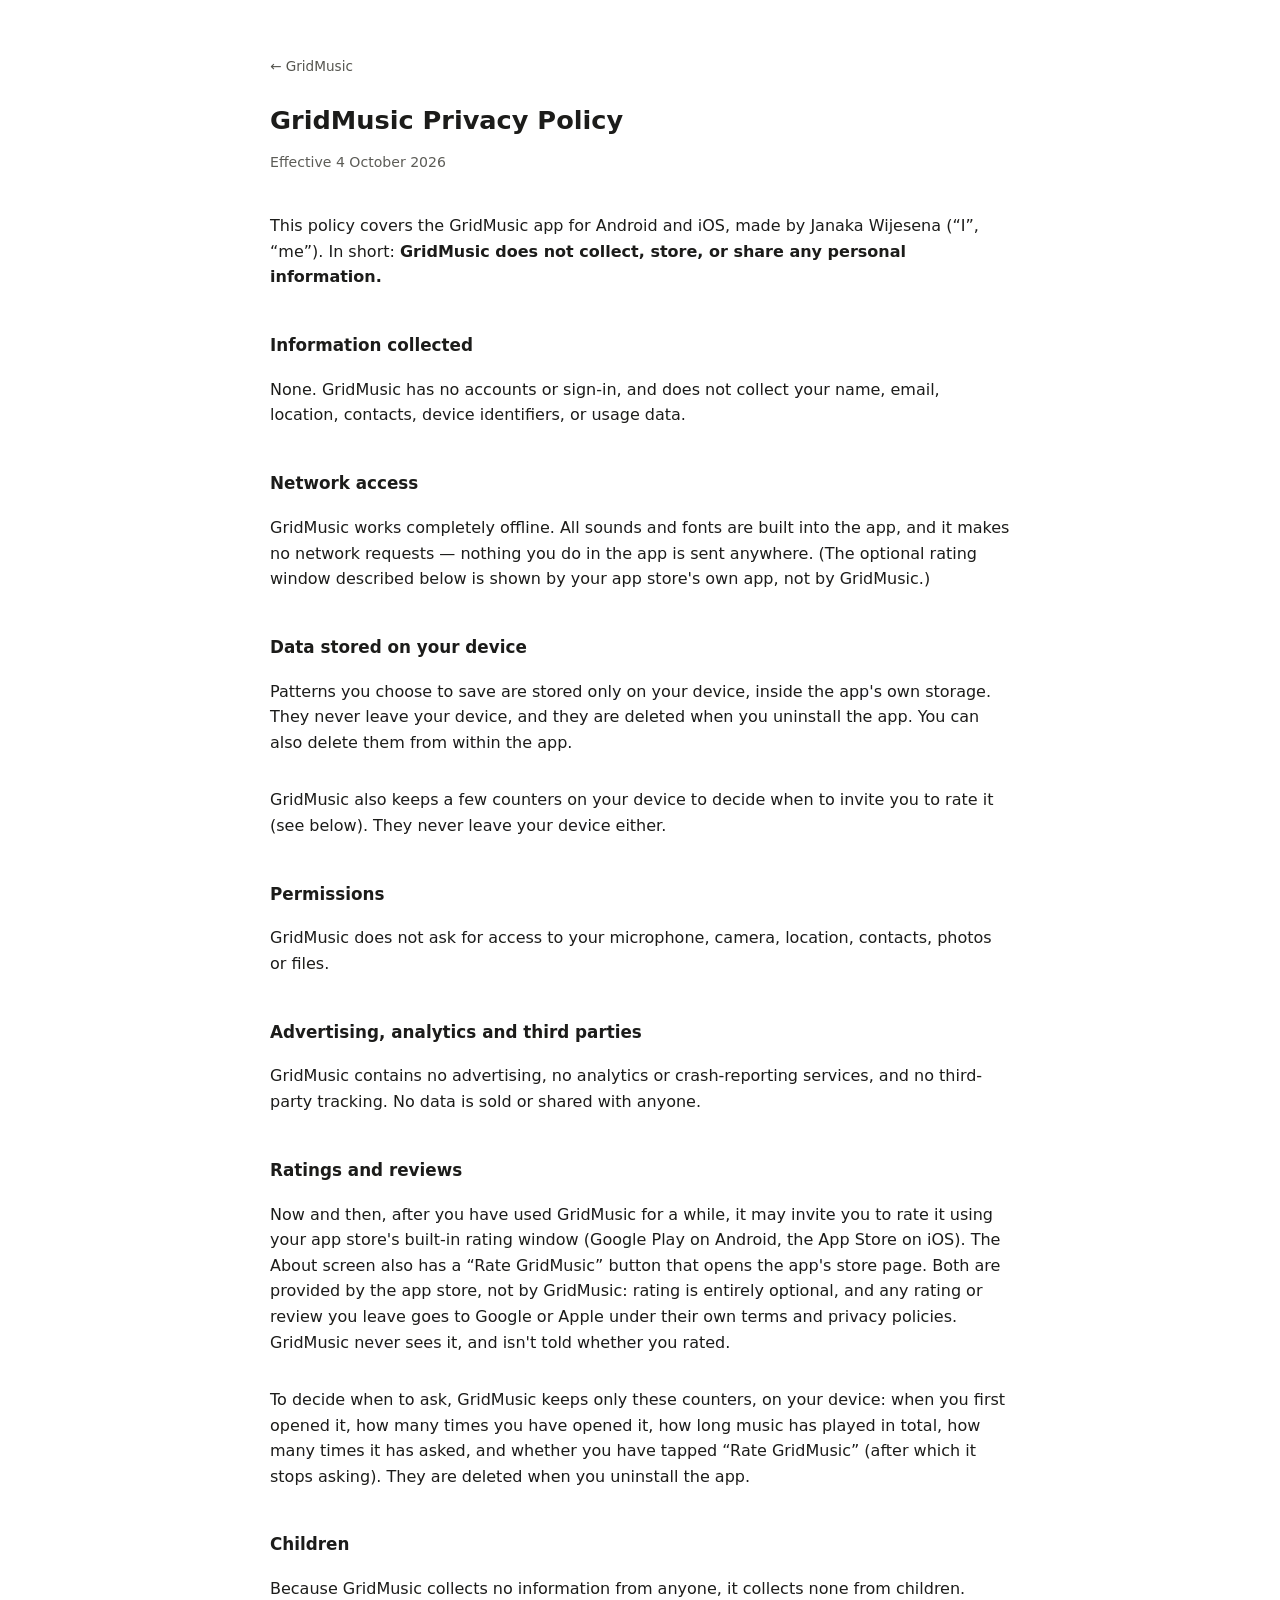
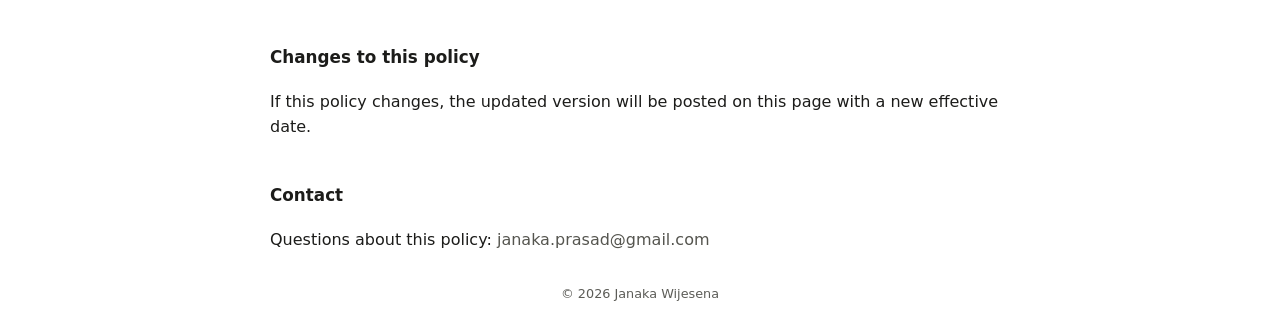
<file: gridmusic/privacy.html>
<!doctype html>
<html lang="en">
<head>
<meta charset="UTF-8">
<meta name="viewport" content="width=device-width, initial-scale=1">
<title>GridMusic Privacy Policy — Janaka Wijesena</title>
<meta name="description" content="Privacy policy for the GridMusic app: no personal data is collected, and the app works completely offline.">
<link rel="canonical" href="https://wijesena.net/gridmusic/privacy.html">
<meta property="og:type" content="website">
<meta property="og:title" content="GridMusic Privacy Policy — Janaka Wijesena">
<meta property="og:description" content="Privacy policy for the GridMusic app: no personal data is collected, and the app works completely offline.">
<meta property="og:url" content="https://wijesena.net/gridmusic/privacy.html">
<meta property="og:image" content="https://wijesena.net/gridmusic/icon.png">
<meta name="twitter:card" content="summary">
<meta name="twitter:title" content="GridMusic Privacy Policy — Janaka Wijesena">
<meta name="twitter:description" content="Privacy policy for the GridMusic app: no personal data is collected, and the app works completely offline.">
<meta name="twitter:image" content="https://wijesena.net/gridmusic/icon.png">
<link rel="icon" type="image/png" href="icon.png">
<link rel="stylesheet" href="../assets/style.css">
<style>
  .app-hero{display:flex; gap:24px; align-items:center; margin-bottom:28px;}
  .app-hero img{width:104px; height:auto; flex-shrink:0;}
  .app-hero h1{margin:0 0 4px;}
  .app-hero .tagline{margin:0;}
  main h3{margin-top:26px;}
  main ul{padding-left:1.2em;}
  main li{margin:4px 0;}
  .effective{color:var(--text-dim); font-size:0.88rem; margin:-18px 0 24px;}
  main.standalone{margin:0 auto;}
  .crumbs{font-size:0.85rem; margin-bottom:22px;}
  @media (max-width:760px){ .app-hero{flex-direction:column; text-align:center;} }
</style>
</head>
<body>
<div class="layout">
  <main class="standalone">
    <div class="crumbs"><a href="index.html">← GridMusic</a></div>
    <h1 class="page-title">GridMusic Privacy Policy</h1>
    <p class="effective">Effective 4 October 2026</p>

    <p>This policy covers the GridMusic app for Android and iOS, made by Janaka Wijesena (“I”, “me”). In short: <strong>GridMusic does not collect, store, or share any personal information.</strong></p>

    <h3>Information collected</h3>
    <p>None. GridMusic has no accounts or sign-in, and does not collect your name, email, location, contacts, device identifiers, or usage data.</p>

    <h3>Network access</h3>
    <p>GridMusic works completely offline. All sounds and fonts are built into the app, and it makes no network requests — nothing you do in the app is sent anywhere. (The optional rating window described below is shown by your app store's own app, not by GridMusic.)</p>

    <h3>Data stored on your device</h3>
    <p>Patterns you choose to save are stored only on your device, inside the app's own storage. They never leave your device, and they are deleted when you uninstall the app. You can also delete them from within the app.</p>
    <p>GridMusic also keeps a few counters on your device to decide when to invite you to rate it (see below). They never leave your device either.</p>

    <h3>Permissions</h3>
    <p>GridMusic does not ask for access to your microphone, camera, location, contacts, photos or files.</p>

    <h3>Advertising, analytics and third parties</h3>
    <p>GridMusic contains no advertising, no analytics or crash-reporting services, and no third-party tracking. No data is sold or shared with anyone.</p>

    <h3>Ratings and reviews</h3>
    <p>Now and then, after you have used GridMusic for a while, it may invite you to rate it using your app store's built-in rating window (Google Play on Android, the App Store on iOS). The About screen also has a “Rate GridMusic” button that opens the app's store page. Both are provided by the app store, not by GridMusic: rating is entirely optional, and any rating or review you leave goes to Google or Apple under their own terms and privacy policies. GridMusic never sees it, and isn't told whether you rated.</p>
    <p>To decide when to ask, GridMusic keeps only these counters, on your device: when you first opened it, how many times you have opened it, how long music has played in total, how many times it has asked, and whether you have tapped “Rate GridMusic” (after which it stops asking). They are deleted when you uninstall the app.</p>

    <h3>Children</h3>
    <p>Because GridMusic collects no information from anyone, it collects none from children.</p>

    <h3>Changes to this policy</h3>
    <p>If this policy changes, the updated version will be posted on this page with a new effective date.</p>

    <h3>Contact</h3>
    <p>Questions about this policy: <span class="em" data-u="janaka.prasad" data-d="gmail.com">janaka.prasad [at] gmail [dot] com</span></p>

    <footer>© 2026 Janaka Wijesena</footer>
  </main>
</div>
<script>
  // Build the email link in the browser so the full address never appears
  // in the page source, where spam crawlers harvest it.
  document.querySelectorAll(".em").forEach(function (el) {
    var a = document.createElement("a");
    var addr = el.dataset.u + "@" + el.dataset.d;
    a.href = "mai" + "lto:" + addr;
    a.textContent = addr;
    el.replaceWith(a);
  });
</script>
</body>
</html>
</file>
<file: assets/style.css>
:root{
  --bg:#ffffff;
  --bg-alt:#f6f6f4;
  --text:#1c1c1a;
  --text-dim:#5c5c57;
  --border:#e4e3df;
  --accent:#55554f;
  --accent-bg:#ececea;
  --radius:6px;
  --sidebar-w:220px;
}
@media (prefers-color-scheme: dark){
  :root{
    --bg:#151513;
    --bg-alt:#1d1d1b;
    --text:#e9e8e3;
    --text-dim:#a3a29c;
    --border:#333331;
    --accent:#c9c9c4;
    --accent-bg:#2a2a28;
  }
}
*{box-sizing:border-box;}
html, body{
  margin:0;
  height:100%;
}
body{
  font-family:"Segoe UI", system-ui, -apple-system, Helvetica, Arial, sans-serif;
  background:var(--bg);
  color:var(--text);
  line-height:1.6;
}
a{color:var(--accent); text-decoration:none;}
a:hover{text-decoration:underline;}

.layout{display:flex; min-height:100vh; align-items:stretch;}

/* Sidebar */
aside.sidebar{
  width:var(--sidebar-w);
  flex-shrink:0;
  background:#000;
  position:sticky;
  top:0;
  align-self:flex-start;
  height:100vh;
  overflow-y:auto;
  padding:28px 0 0;
  display:flex;
  flex-direction:column;
}

.social-links{
  margin-top:auto;
  display:flex;
  justify-content:center;
  gap:20px;
  padding:20px 20px 16px;
}
.social-links a{color:#8a8a86;}
.social-links a:hover{color:#fff;}
.social-links svg{width:26px; height:26px; fill:currentColor; display:block;}
.brand{
  display:block;
  padding:0 20px 20px;
  font-weight:600;
  font-size:1.05rem;
  color:var(--text);
  border-bottom:1px solid var(--border);
  margin-bottom:12px;
}
.brand:hover{text-decoration:none;}
.brand small{display:block; font-weight:400; color:var(--text-dim); font-size:0.8rem; margin-top:2px;}

nav.sidenav{display:flex; flex-direction:column; padding:0 12px;}
nav.sidenav a{
  color:#fff;
  font-size:0.92rem;
  padding:9px 12px;
  border-radius:var(--radius);
  margin-bottom:2px;
}
nav.sidenav a:hover{background:#262626; text-decoration:none; color:#fff;}
nav.sidenav a.active{background:#3a3a3a; color:#e6e6e6; font-weight:600;}

/* Main content */
main{
  flex:1;
  min-width:0;
  max-width:820px;
  padding:56px 40px 0;
  display:flex;
  flex-direction:column;
}
h1.page-title{font-size:1.6rem; margin:0 0 28px;}
h1{font-size:2rem; margin:0 0 6px;}
h2{
  font-size:1.05rem;
  letter-spacing:0.1em;
  text-transform:uppercase;
  color:var(--accent);
  margin:0 0 28px;
}
h3{font-size:1.05rem; margin:0 0 2px;}

.tagline{color:var(--text-dim); font-size:1.05rem; margin:0 0 20px;}
.lede{max-width:60ch;}

.hero{display:flex; gap:24px; align-items:flex-start;}
.avatar{
  width:96px; height:96px;
  border-radius:50%;
  object-fit:cover;
  flex-shrink:0;
  border:1px solid var(--border);
}

.stats{display:flex; gap:32px; margin-top:28px; flex-wrap:wrap;}
.stat b{display:block; font-size:1.5rem;}
.stat span{color:var(--text-dim); font-size:0.85rem;}

.highlight{
  margin-top:32px;
  padding:18px 20px;
  background:var(--accent-bg);
  border-radius:var(--radius);
  border:1px solid var(--border);
}
.highlight .label{font-size:0.75rem; text-transform:uppercase; letter-spacing:0.08em; color:var(--accent); font-weight:600;}

/* Career timeline */
.timeline{list-style:none; margin:0; padding:0;}
.timeline li{
  padding:0 0 22px 20px;
  border-left:2px solid var(--border);
  position:relative;
  margin-left:4px;
}
.timeline li:last-child{padding-bottom:0;}
.timeline li::before{
  content:"";
  position:absolute; left:-6px; top:4px;
  width:10px; height:10px; border-radius:50%;
  background:var(--accent);
}
.role-date{font-size:0.82rem; color:var(--text-dim);}
.role-title{font-weight:600;}
.role-org{color:var(--text-dim);}

/* Education */
.edu-item{margin-bottom:18px;}
.edu-item .role-date{display:block;}

.research-card{
  padding:16px 18px;
  background:var(--bg-alt);
  border-radius:var(--radius);
  margin-top:18px;
}
.tags{display:flex; flex-wrap:wrap; gap:6px; margin-top:10px;}
.tag{
  font-size:0.75rem;
  background:var(--accent-bg);
  color:var(--accent);
  padding:3px 9px;
  border-radius:999px;
  border:1px solid var(--border);
}

/* Games grid */
.grid{display:grid; grid-template-columns:repeat(auto-fill,minmax(230px,1fr)); gap:16px;}
.card{
  background:var(--bg-alt);
  border:1px solid var(--border);
  border-radius:var(--radius);
  padding:16px;
}
.card h3{margin-bottom:6px;}
.card p{margin:6px 0; font-size:0.9rem; color:var(--text-dim);}
.card .meta{font-size:0.8rem; color:var(--text-dim);}

/* Projects (grouped/collapsible) */
details.employer{
  border:1px solid var(--border);
  border-radius:var(--radius);
  margin-bottom:10px;
  background:var(--bg-alt);
  overflow:hidden;
}
details.employer summary{
  cursor:pointer;
  padding:14px 18px;
  font-weight:600;
  list-style:none;
  display:flex;
  justify-content:space-between;
  align-items:center;
}
details.employer summary::-webkit-details-marker{display:none;}
details.employer summary::after{
  content:"+";
  color:var(--accent);
  font-weight:400;
  font-size:1.2rem;
}
details.employer[open] summary::after{content:"–";}
.proj-list{padding:0 18px 16px;}
.proj{padding:14px 0; border-top:1px solid var(--border);}
.proj:first-child{border-top:none;}
.proj h4{margin:0 0 2px; font-size:0.98rem;}
.proj .role-date{display:block; margin-bottom:6px;}
.proj p{margin:6px 0; font-size:0.9rem; color:var(--text-dim);}
.proj .links{font-size:0.85rem; margin-top:6px;}
.proj .links a{margin-right:12px;}

/* Skills */
.skill-group{margin-bottom:22px;}
.skill-group h3{font-size:0.92rem; color:var(--text-dim); font-weight:600; text-transform:uppercase; letter-spacing:0.05em; margin-bottom:10px;}
.pills{display:flex; flex-wrap:wrap; gap:8px;}
.pill{
  font-size:0.85rem;
  padding:5px 12px;
  border-radius:999px;
  border:1px solid var(--border);
  background:var(--bg-alt);
}

footer{
  margin-top:auto;
  text-align:center;
  padding:16px 20px;
  color:var(--text-dim);
  font-size:0.8rem;
}

/* Mobile: sidebar collapses to a top bar */
@media (max-width:760px){
  .layout{flex-direction:column;}
  aside.sidebar{
    width:100%;
    height:auto;
    position:static;
    border-right:none;
    border-bottom:1px solid var(--border);
    padding:16px 0;
  }
  nav.sidenav{flex-direction:row; flex-wrap:wrap; padding:0 12px;}
  main{padding:32px 20px; max-width:none;}
  .hero{flex-direction:column; align-items:center; text-align:center;}
  .lede{max-width:none;}
}
</file>
